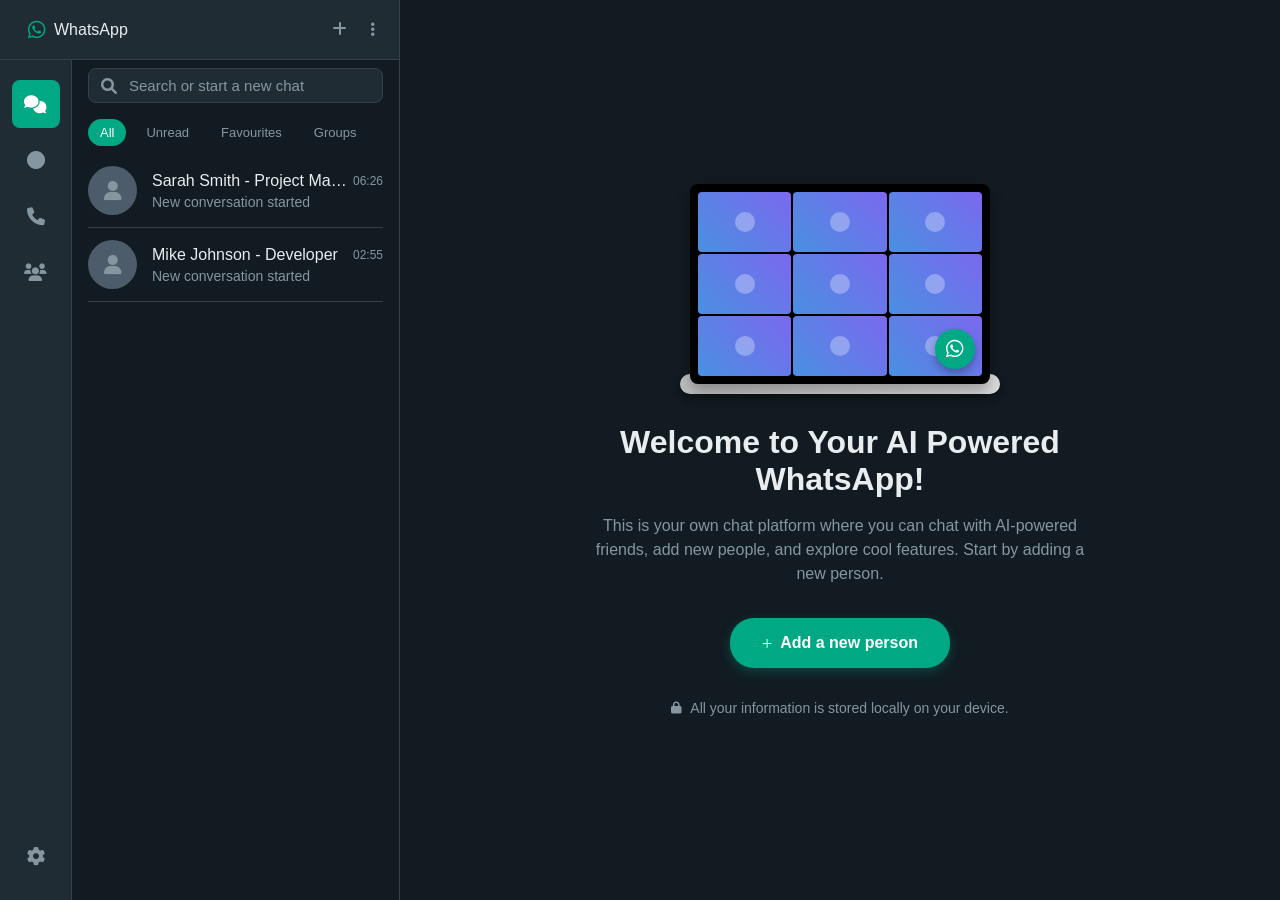
<file: snapshot/whatsapp-clone/index.html>
<!DOCTYPE html>
<html lang="en">
<head>
    <meta charset="UTF-8">
    <meta name="viewport" content="width=device-width, initial-scale=1.0">
    <title>WhatsApp Desktop Clone</title>
    <link rel="stylesheet" href="whatsapp-clone.css">
    <link href="https://cdnjs.cloudflare.com/ajax/libs/font-awesome/6.0.0/css/all.min.css" rel="stylesheet">
</head>
<body>
    <div class="whatsapp-container">
        <!-- Left Pane - Chat Interface -->
        <div class="chat-pane">
            <!-- Top Bar -->
            <div class="top-bar">
                <div class="logo-section">
                    <i class="fab fa-whatsapp"></i>
                    <span>WhatsApp</span>
                </div>
                <div class="top-actions">
                    <button class="icon-btn" id="add-person-btn"><i class="fas fa-plus"></i></button>
                    <button class="icon-btn"><i class="fas fa-ellipsis-v"></i></button>
                </div>
            </div>

            <!-- Navigation Sidebar -->
            <div class="nav-sidebar">
                <div class="nav-item active">
                    <i class="fas fa-comments"></i>
                </div>
                <div class="nav-item">
                    <i class="fas fa-circle"></i>
                </div>
                <div class="nav-item">
                    <i class="fas fa-phone"></i>
                </div>
                <div class="nav-item">
                    <i class="fas fa-users"></i>
                </div>
                <div class="nav-item settings" id="settings-btn">
                    <i class="fas fa-cog"></i>
                </div>
            </div>

            <!-- Search Bar -->
            <div class="search-container">
                <div class="search-bar">
                    <i class="fas fa-search"></i>
                    <input type="text" placeholder="Search or start a new chat">
                </div>
            </div>

            <!-- Chat Filters -->
            <div class="chat-filters">
                <button class="filter-btn active">All</button>
                <button class="filter-btn">Unread</button>
                <button class="filter-btn">Favourites</button>
                <button class="filter-btn">Groups</button>
            </div>


            <!-- Chat List -->
            <div class="chat-list">
                <div class="chat-item active" data-chat="sarah-smith">
                    <div class="chat-avatar">
                        <i class="fas fa-user"></i>
                    </div>
                    <div class="chat-content">
                        <div class="chat-header">
                            <span class="chat-name">Sarah Smith - Project Manager</span>
                            <span class="chat-time">06:26</span>
                        </div>
                        <div class="chat-message">
                            <span>✓ New conversation started</span>
                        </div>
                    </div>
                </div>

                <div class="chat-item" data-chat="mike-johnson">
                    <div class="chat-avatar">
                        <i class="fas fa-user"></i>
                    </div>
                    <div class="chat-content">
                        <div class="chat-header">
                            <span class="chat-name">Mike Johnson - Developer</span>
                            <span class="chat-time">02:55</span>
                        </div>
                        <div class="chat-message">
                            <span>Daily standup notes - Sprint planning...</span>
                        </div>
                    </div>
                </div>
            </div>
        </div>

        <!-- Right Pane - Chat Screen or Promotional Content -->
        <div class="right-pane">
            <!-- Chat Screen (initially hidden) -->
            <div class="chat-screen" id="chat-screen">
                <!-- Chat Header -->
                <div class="chat-header">
                    <div class="chat-info">
                        <div class="chat-avatar" id="chat-avatar-clickable">
                            <i class="fas fa-user"></i>
                        </div>
                        <div class="chat-details">
                            <h3 class="chat-name">Sarah Smith - Project Manager</h3>
                            <span class="chat-status">online</span>
                        </div>
                    </div>
                    <div class="chat-actions">
                        <button class="icon-btn"><i class="fas fa-video"></i></button>
                        <button class="icon-btn"><i class="fas fa-phone"></i></button>
                        <button class="icon-btn"><i class="fas fa-search"></i></button>
                        <button class="icon-btn"><i class="fas fa-ellipsis-v"></i></button>
                    </div>
                </div>

                <!-- Chat Messages -->
                <div class="chat-messages" id="chat-messages"></div>

                <!-- Message Input -->
                <div class="message-input">
                    <button class="icon-btn"><i class="fas fa-plus"></i></button>
                    <div class="input-container">
                        <input type="text" placeholder="Type a message" id="message-input">
                        <button class="icon-btn"><i class="far fa-smile"></i></button>
                    </div>
                    <button class="icon-btn"><i class="fas fa-microphone"></i></button>
                </div>
            </div>

            <!-- Promotional Content (initially visible) -->
            <div class="promo-pane" id="promo-pane">
                <div class="promo-content">
                    <div class="laptop-container">
                        <div class="laptop">
                            <div class="laptop-screen">
                                <div class="video-call-grid">
                                    <div class="participant"></div>
                                    <div class="participant"></div>
                                    <div class="participant"></div>
                                    <div class="participant"></div>
                                    <div class="participant"></div>
                                    <div class="participant"></div>
                                    <div class="participant"></div>
                                    <div class="participant"></div>
                                    <div class="participant"></div>
                                </div>
                                <div class="whatsapp-overlay">
                                    <i class="fab fa-whatsapp"></i>
                                </div>
                            </div>
                        </div>
                    </div>
                    
                    <div class="promo-text">
                        <h1>Welcome to Your AI Powered WhatsApp!</h1>
                        <p>This is your own chat platform where you can chat with AI-powered friends, add new people, and explore cool features. Start by adding a new person.</p>
                    </div>
                    
                    <button class="cta-button" id="add-person-btn2">
                        <i class="fab fa-plus"></i>
                        Add a new person
                    </button>
                    
                    <div class="footer-text">
                        <i class="fas fa-lock"></i>
                        <span>All your information is stored locally on your device.</span>
                    </div>
                </div>
            </div>
        </div>
    </div>

                <!-- Add Person Modal -->
    <div class="modal" id="add-person-modal">
        <div class="modal-content">
            <div class="modal-header">
                <h2>Add New Person</h2>
                <button class="close-btn" id="close-modal">&times;</button>
            </div>
            <div class="modal-body">
                <form id="add-person-form">
                    <div class="form-group">
                        <label for="person-name">Name:</label>
                        <input type="text" id="person-name" required placeholder="Enter person's name">
                    </div>
                    <div class="form-group">
                        <label for="person-relationship">Relationship to you:</label>
                        <input type="text" id="person-relationship" required placeholder="e.g., Friend, Colleague, Family">
                    </div>
                    <div class="form-group">
                        <label for="person-behaviour">Behaviour/Personality:</label>
                        <textarea id="person-behaviour" required placeholder="Describe their personality, how they talk, their style..."></textarea>
                    </div>
                    <div class="form-actions">
                        <button type="button" class="btn-secondary" id="cancel-add">Cancel</button>
                        <button type="submit" class="btn-primary">Add Person</button>
                    </div>
                </form>
            </div>
        </div>
    </div>

    <!-- Edit Person Modal -->
    <div class="modal" id="edit-person-modal">
        <div class="modal-content">
            <div class="modal-header">
                <h2>Edit Person Details</h2>
                <button class="close-btn" id="close-edit-modal">&times;</button>
            </div>
            <div class="modal-body">
                <form id="edit-person-form">
                    <div class="form-group">
                        <label for="edit-person-name">Name:</label>
                        <input type="text" id="edit-person-name" required placeholder="Enter person's name">
                    </div>
                    <div class="form-group">
                        <label for="edit-person-relationship">Relationship to you:</label>
                        <input type="text" id="edit-person-relationship" required placeholder="e.g., Friend, Colleague, Family">
                    </div>
                    <div class="form-group">
                        <label for="edit-person-behaviour">Behaviour/Personality:</label>
                        <textarea id="edit-person-behaviour" required placeholder="Describe their personality, how they talk, their style..."></textarea>
                    </div>
                    <div class="form-group">
                        <label for="edit-person-status">Status:</label>
                        <select id="edit-person-status">
                            <option value="online">Online</option>
                            <option value="last seen today at 10:30">Last seen today at 10:30</option>
                            <option value="last seen yesterday">Last seen yesterday</option>
                            <option value="last seen this week">Last seen this week</option>
                        </select>
                    </div>
                    <div class="form-actions">
                        <button type="button" class="btn-secondary" id="cancel-edit">Cancel</button>
                        <button type="submit" class="btn-primary">Update Person</button>
                    </div>
                </form>
            </div>
        </div>
    </div>

    <!-- Settings Modal -->
    <div class="modal" id="settings-modal">
        <div class="modal-content">
            <div class="modal-header">
                <h2>Settings</h2>
                <button class="close-btn" id="close-settings">&times;</button>
            </div>
            <div class="modal-body">
                <form id="settings-form">
                    <div class="form-group">
                        <label for="openai-api-key">OpenAI API Key:</label>
                        <input type="password" id="openai-api-key" placeholder="Enter your OpenAI API key">
                        <small class="form-help">Your API key is stored locally and never shared.</small>
                    </div>
                    <div class="form-actions">
                        <button type="button" class="btn-secondary" id="cancel-settings">Cancel</button>
                        <button type="submit" class="btn-primary">Save Settings</button>
                    </div>
                </form>
            </div>
        </div>
    </div>

    <script>
        // Chat functionality with AI and local storage
        document.addEventListener('DOMContentLoaded', function() {
            const chatItems = document.querySelectorAll('.chat-item');
            const chatScreen = document.getElementById('chat-screen');
            const promoPane = document.getElementById('promo-pane');
            const messageInput = document.getElementById('message-input');
            const addPersonBtn = document.getElementById('add-person-btn');
            const addPersonBtn2 = document.getElementById('add-person-btn2');
            const settingsBtn = document.getElementById('settings-btn');
            const modal = document.getElementById('add-person-modal');
            const settingsModal = document.getElementById('settings-modal');
            const closeModal = document.getElementById('close-modal');
            const closeSettings = document.getElementById('close-settings');
            const closeEditModal = document.getElementById('close-edit-modal');
            const cancelAdd = document.getElementById('cancel-add');
            const cancelSettings = document.getElementById('cancel-settings');
            const cancelEdit = document.getElementById('cancel-edit');
            const addPersonForm = document.getElementById('add-person-form');
            const settingsForm = document.getElementById('settings-form');
            const editPersonForm = document.getElementById('edit-person-form');
            const chatList = document.querySelector('.chat-list');

            // Local storage keys
            const PEOPLE_STORAGE_KEY = 'whatsapp_people';
            const MESSAGES_STORAGE_KEY = 'whatsapp_messages';

            // Load people from local storage
            let people = JSON.parse(localStorage.getItem(PEOPLE_STORAGE_KEY)) || [];
            let messages = JSON.parse(localStorage.getItem(MESSAGES_STORAGE_KEY)) || {};
            let currentChatId = null;

            // Initialize with default people if none exist
            if (people.length === 0) {
                people = [
                    {
                        id: 'sarah-smith',
                        name: 'Sarah Smith - Project Manager',
                        relationship: 'Colleague',
                        behaviour: 'Professional and friendly project manager who speaks formally but warmly. Always encouraging and supportive.',
                        status: 'online',
                        lastMessage: 'New conversation started',
                        lastTime: '06:26'
                    },
                    {
                        id: 'mike-johnson',
                        name: 'Mike Johnson - Developer',
                        relationship: 'Colleague',
                        behaviour: 'Tech-savvy developer who loves coding jokes and speaks casually. Always enthusiastic about new technologies.',
                        status: 'last seen today at 10:30',
                        lastMessage: 'New conversation started',
                        lastTime: '02:55'
                    }
                ];
                localStorage.setItem(PEOPLE_STORAGE_KEY, JSON.stringify(people));
            }

            // Render chat list
            function renderChatList() {
                chatList.innerHTML = '';
                people.forEach(person => {
                    const chatItem = document.createElement('div');
                    chatItem.className = 'chat-item';
                    chatItem.setAttribute('data-chat', person.id);
                    
                    chatItem.innerHTML = `
                        <div class="chat-avatar">
                            <i class="fas fa-user"></i>
                        </div>
                        <div class="chat-content">
                            <div class="chat-header">
                                <span class="chat-name">${person.name}</span>
                                <span class="chat-time">${person.lastTime}</span>
                            </div>
                            <div class="chat-message">
                                <span>${person.lastMessage}</span>
                            </div>
                        </div>
                    `;
                    
                    chatItem.addEventListener('click', function() {
                        openChat(person.id, this);
                    });
                    
                    chatList.appendChild(chatItem);
                });
            }

            // Function to open chat
            function openChat(chatId, clickedElement) {
                currentChatId = chatId;
                const person = people.find(p => p.id === chatId);
                
                if (!person) return;

                // Hide promo pane and show chat screen
                promoPane.style.display = 'none';
                chatScreen.style.display = 'flex';

                // Update chat header
                const chatName = document.querySelector('.chat-screen .chat-name');
                const chatStatus = document.querySelector('.chat-screen .chat-status');
                const chatAvatar = document.querySelector('.chat-screen .chat-avatar i');
                
                chatName.textContent = person.name;
                chatStatus.textContent = person.status;
                chatAvatar.className = 'fas fa-user';

                // Load messages for this person
                loadMessages(chatId);

                // Update active state in chat list
                document.querySelectorAll('.chat-item').forEach(item => item.classList.remove('active'));
                if (clickedElement) {
                    clickedElement.classList.add('active');
                }

                // Focus the message input
                setTimeout(() => {
                    messageInput.focus();
                }, 100);
            }

            // Load messages for a specific person
            function loadMessages(chatId) {
                const chatMessages = document.getElementById('chat-messages');
                const personMessages = messages[chatId] || [];
                
                chatMessages.innerHTML = '';
                
                if (personMessages.length === 0) {
                    chatMessages.innerHTML = '<div class="empty-chat">No messages yet. Start a conversation!</div>';
                    return;
                }

                let currentDate = '';
                personMessages.forEach(msg => {
                    const messageDate = new Date(msg.timestamp).toLocaleDateString('en-US', { 
                        weekday: 'long',
                        month: 'short',
                        day: 'numeric'
                    });
                    
                    if (messageDate !== currentDate) {
                        currentDate = messageDate;
                        const dateDiv = document.createElement('div');
                        dateDiv.className = 'message-date';
                        dateDiv.textContent = messageDate;
                        chatMessages.appendChild(dateDiv);
                    }
                    
                    const messageElement = document.createElement('div');
                    messageElement.className = `message ${msg.type}`;
                    messageElement.innerHTML = `
                        <div class="message-content">
                            <div class="message-text">${msg.text}</div>
                            <div class="message-time">${msg.time}</div>
                        </div>
                    `;
                    
                    chatMessages.appendChild(messageElement);
                });
                
                chatMessages.scrollTop = chatMessages.scrollHeight;
            }

            // Save message to local storage
            function saveMessage(chatId, text, type, timestamp) {
                if (!messages[chatId]) {
                    messages[chatId] = [];
                }
                
                const time = new Date(timestamp).toLocaleTimeString('en-US', { 
                    hour: '2-digit', 
                    minute: '2-digit',
                    hour12: false 
                });
                
                messages[chatId].push({
                    text,
                    type,
                    timestamp,
                    time
                });
                
                localStorage.setItem(MESSAGES_STORAGE_KEY, JSON.stringify(messages));
            }

            // Update person's last message
            function updatePersonLastMessage(chatId, message) {
                const person = people.find(p => p.id === chatId);
                if (person) {
                    person.lastMessage = message;
                    person.lastTime = new Date().toLocaleTimeString('en-US', { 
                        hour: '2-digit', 
                        minute: '2-digit',
                        hour12: false 
                    });
                    localStorage.setItem(PEOPLE_STORAGE_KEY, JSON.stringify(people));
                    renderChatList();
                }
            }

                        // Generate AI response using ChatGPT API
            async function generateAIResponse(person, userMessage, chatHistory) {
                try {
                    const response = await fetch('https://api.openai.com/v1/chat/completions', {
                        method: 'POST',
                        headers: {
                            'Content-Type': 'application/json',
                            'Authorization': `Bearer ${getOpenAIKey()}`
                        },
                        body: JSON.stringify({
                            model: 'gpt-3.5-turbo',
                            messages: [
                                {
                                    role: 'system',
                                    content: `You are ${person.name}, ${person.relationship} to the user. Your personality: ${person.behaviour}. Always respond in an casual way that matches your personality. Keep responses short and natural like real WhatsApp messages.`
                                },
                                {
                                    role: 'user',
                                    content: `Chat history:\n${chatHistory}\n\nUser just sent: "${userMessage}"\n\nRespond as ${person.name}:`
                                }
                            ],
                            max_tokens: 150,
                            temperature: 0.8
                        })
                    });

                    if (!response.ok) {
                        throw new Error(`API call failed: ${response.status}`);
                    }

                    const data = await response.json();
                    return data.choices[0].message.content.trim();
                } catch (error) {
                    console.error('Error calling ChatGPT API:', error);
                    // Fallback response if API fails
                    
                }
            }

            // Function to get OpenAI API key
            function getOpenAIKey() {
                const apiKey = localStorage.getItem('openai_api_key');
                
                if (!apiKey) {
                    // Show settings modal to get API key
                    showSettingsModal();
                    throw new Error('OpenAI API key is required. Please add it in settings.');
                }
                
                return apiKey;
            }

            // Function to show settings modal
            function showSettingsModal() {
                const apiKeyInput = document.getElementById('openai-api-key');
                apiKeyInput.value = localStorage.getItem('openai_api_key') || '';
                settingsModal.style.display = 'flex';
            }

            // Function to open edit modal
            function openEditModal(person) {
                const editModal = document.getElementById('edit-person-modal');
                const nameInput = document.getElementById('edit-person-name');
                const relationshipInput = document.getElementById('edit-person-relationship');
                const behaviourInput = document.getElementById('edit-person-behaviour');
                const statusSelect = document.getElementById('edit-person-status');
                
                // Populate form with current person data
                nameInput.value = person.name;
                relationshipInput.value = person.relationship;
                behaviourInput.value = person.behaviour;
                statusSelect.value = person.status;
                
                // Store the person ID for updating
                editModal.setAttribute('data-person-id', person.id);
                
                editModal.style.display = 'flex';
            }

            // Handle message input
            messageInput.addEventListener('keypress', async function(e) {
                if (e.key === 'Enter' && this.value.trim() && currentChatId) {
                    const userMessage = this.value.trim();
                    const timestamp = new Date();
                    
                    // Add user message
                    const userMessageElement = document.createElement('div');
                    userMessageElement.className = 'message sent';
                    userMessageElement.innerHTML = `
                        <div class="message-content">
                            <div class="message-text">${userMessage}</div>
                            <div class="message-time">${timestamp.toLocaleTimeString('en-US', { 
                                hour: '2-digit', 
                                minute: '2-digit',
                                hour12: false 
                            })}</div>
                        </div>
                    `;
                    
                    const chatMessages = document.getElementById('chat-messages');
                    chatMessages.appendChild(userMessageElement);
                    
                    // Save user message
                    saveMessage(currentChatId, userMessage, 'sent', timestamp);
                    updatePersonLastMessage(currentChatId, userMessage);
                    
                    // Clear input
                    this.value = '';
                    
                    // Scroll to bottom
                    chatMessages.scrollTop = chatMessages.scrollHeight;
                    
                    // Generate AI response
                    const person = people.find(p => p.id === currentChatId);
                    if (person) {
                        const chatHistory = messages[currentChatId]?.map(msg => 
                            `${msg.type === 'sent' ? 'User' : person.name}: ${msg.text}`
                        ).join('\n') || '';
                        
                        const aiResponse = await generateAIResponse(person, userMessage, chatHistory);

                        if (aiResponse) {
                            // Add AI response after a short delay
                            setTimeout(() => {
                                const aiMessageElement = document.createElement('div');
                                aiMessageElement.className = 'message received';
                                aiMessageElement.innerHTML = `
                                    <div class="message-content">
                                        <div class="message-text">${aiResponse}</div>
                                        <div class="message-time">${new Date().toLocaleTimeString('en-US', { 
                                            hour: '2-digit', 
                                            minute: '2-digit',
                                            hour12: false 
                                        })}</div>
                                    </div>
                                `;
                                
                                chatMessages.appendChild(aiMessageElement);
                                saveMessage(currentChatId, aiResponse, 'received', new Date());
                                updatePersonLastMessage(currentChatId, aiResponse);
                                chatMessages.scrollTop = chatMessages.scrollHeight;
                            }, 1500);
                        }
                    }
                }
            });

            // Modal functionality
            addPersonBtn.addEventListener('click', () => {
                modal.style.display = 'flex';
            });

            addPersonBtn2.addEventListener('click', () => {
                modal.style.display = 'flex';
            });

            settingsBtn.addEventListener('click', () => {
                showSettingsModal();
            });

            // Chat avatar click to edit person
            document.addEventListener('click', function(e) {
                if (e.target.closest('#chat-avatar-clickable')) {
                    if (currentChatId) {
                        const person = people.find(p => p.id === currentChatId);
                        if (person) {
                            openEditModal(person);
                        }
                    }
                }
            });

            closeModal.addEventListener('click', () => {
                modal.style.display = 'none';
                addPersonForm.reset();
            });

            closeSettings.addEventListener('click', () => {
                settingsModal.style.display = 'none';
                settingsForm.reset();
            });

            closeEditModal.addEventListener('click', () => {
                document.getElementById('edit-person-modal').style.display = 'none';
                editPersonForm.reset();
            });

            cancelAdd.addEventListener('click', () => {
                modal.style.display = 'none';
                addPersonForm.reset();
            });

            cancelSettings.addEventListener('click', () => {
                settingsModal.style.display = 'none';
                settingsForm.reset();
            });

            cancelEdit.addEventListener('click', () => {
                document.getElementById('edit-person-modal').style.display = 'none';
                editPersonForm.reset();
            });

            // Close modals when clicking outside
            modal.addEventListener('click', (e) => {
                if (e.target === modal) {
                    modal.style.display = 'none';
                    addPersonForm.reset();
                }
            });

            settingsModal.addEventListener('click', (e) => {
                if (e.target === settingsModal) {
                    settingsModal.style.display = 'none';
                    settingsForm.reset();
                }
            });

            // Close edit modal when clicking outside
            document.getElementById('edit-person-modal').addEventListener('click', (e) => {
                if (e.target === document.getElementById('edit-person-modal')) {
                    document.getElementById('edit-person-modal').style.display = 'none';
                    editPersonForm.reset();
                }
            });

            // Handle form submissions
            addPersonForm.addEventListener('submit', (e) => {
                e.preventDefault();
                
                const name = document.getElementById('person-name').value;
                const relationship = document.getElementById('person-relationship').value;
                const behaviour = document.getElementById('person-behaviour').value;
                
                const newPerson = {
                    id: 'person-' + Date.now(),
                    name: name,
                    relationship: relationship,
                    behaviour: behaviour,
                    status: 'online',
                    lastMessage: 'New conversation started',
                    lastTime: new Date().toLocaleTimeString('en-US', { 
                        hour: '2-digit', 
                        minute: '2-digit',
                        hour12: false 
                    })
                };
                
                people.push(newPerson);
                localStorage.setItem(PEOPLE_STORAGE_KEY, JSON.stringify(people));
                
                renderChatList();
                modal.style.display = 'none';
                addPersonForm.reset();
            });

            settingsForm.addEventListener('submit', (e) => {
                e.preventDefault();
                
                const apiKey = document.getElementById('openai-api-key').value;
                if (apiKey) {
                    localStorage.setItem('openai_api_key', apiKey);
                    settingsModal.style.display = 'none';
                    settingsForm.reset();
                    alert('API key saved successfully!');
                } else {
                    alert('Please enter a valid API key.');
                }
            });

            // Handle edit person form submission
            editPersonForm.addEventListener('submit', (e) => {
                e.preventDefault();
                
                const editModal = document.getElementById('edit-person-modal');
                const personId = editModal.getAttribute('data-person-id');
                const person = people.find(p => p.id === personId);
                
                if (person) {
                    // Update person details
                    person.name = document.getElementById('edit-person-name').value;
                    person.relationship = document.getElementById('edit-person-relationship').value;
                    person.behaviour = document.getElementById('edit-person-behaviour').value;
                    person.status = document.getElementById('edit-person-status').value;
                    
                    // Save to localStorage
                    localStorage.setItem(PEOPLE_STORAGE_KEY, JSON.stringify(people));
                    
                    // Update chat header if this is the current chat
                    if (currentChatId === personId) {
                        const chatName = document.querySelector('.chat-screen .chat-name');
                        const chatStatus = document.querySelector('.chat-screen .chat-status');
                        chatName.textContent = person.name;
                        chatStatus.textContent = person.status;
                    }
                    
                    // Re-render chat list
                    renderChatList();
                    
                    // Close modal
                    editModal.style.display = 'none';
                    editPersonForm.reset();
                    
                    alert('Person details updated successfully!');
                }
            });

            // Initialize
            renderChatList();
            promoPane.style.display = 'flex';
            chatScreen.style.display = 'none';
        });
    </script>
</body>
</html>
</file>
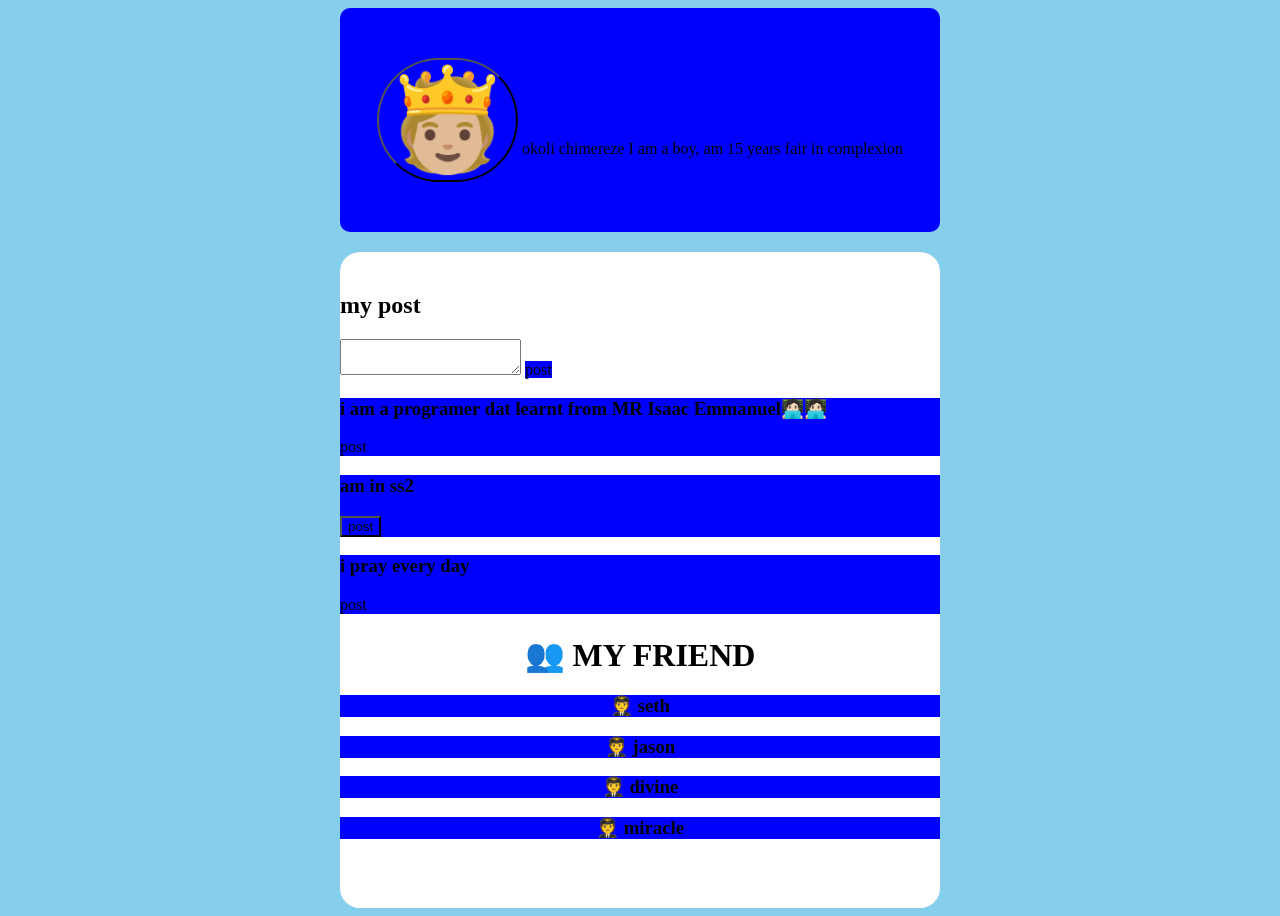
<file: chimereze-okoli/level2-final-quiz.html>
<!DOCTYPE html> 
<html lang="en">

<head>
	<meta charset="utf8">
	<meta name="viewport" content="width=device, width-initial scale=1.0"/>
</head>
<body style="background-color:skyblue">
 <div style="background-color:blue; text-align:center;  margin-top:20px; margin: 0px auto; width: 600px; padding-top:50px; padding-bottom:50px; border-radius: 10px">
		<button style="font-size:100px; border-radius:200px; background-color:blue">🫅🏼</button
		<h1> okoli chimereze</h1>
			I am a boy, am 15 years fair in complexion
	</div>

	 <div style="background-color:white; text-align:ce\znter;   margin: 0px auto; margin-top:20px; width: 600px; padding-top:20px; padding-bottom:50px; border-radius: 20px">
		<h2> my post</h2>
		<div>
			<textarea></textarea>
			<buttom style="background-color:blue"; >post</buttom>
		</div>
		<div style="background-color:blue;  margin: 0px auto ">
			<h3> i am a programer dat learnt from MR Isaac Emmanuel🧑🏻‍💻🧑🏻‍💻</h3>
			<buttom style="background-color:blue"; >post</buttom>
		</div>
		<div style="background-color:blue">
			<h3>am in ss2 </h3>
			<button style="background-color:blue"; >post</button>
		</div>
		<div style="background-color:blue">
			<h3>i pray every day</h3>
			<buttom style="background-color:blue"; >post</buttom>
		</div>
		<div style="background-color:white; text-align:center; margin: 0px auto; margin-rigth=550px; margin-top:20px: padding-top:30px: padding-buttom:50px;border-radius10px">
			<h1>👥 MY FRIEND  </h1>
			<div style="background-color:blue">
			<h3>🧑‍✈️ seth</h3>
			</div>
				<div style="background-color:blue">
			<h3>🧑‍✈️ jason</h3>
			</div>
			<div style="background-color:blue">
			<h3>🧑‍✈️ divine</h3>
			</div>
			<div style="background-color:blue">
			<h3>🧑‍✈️ miracle</h3>
			</div>
		</div>	
	</div>
</body>
</html>
</file>
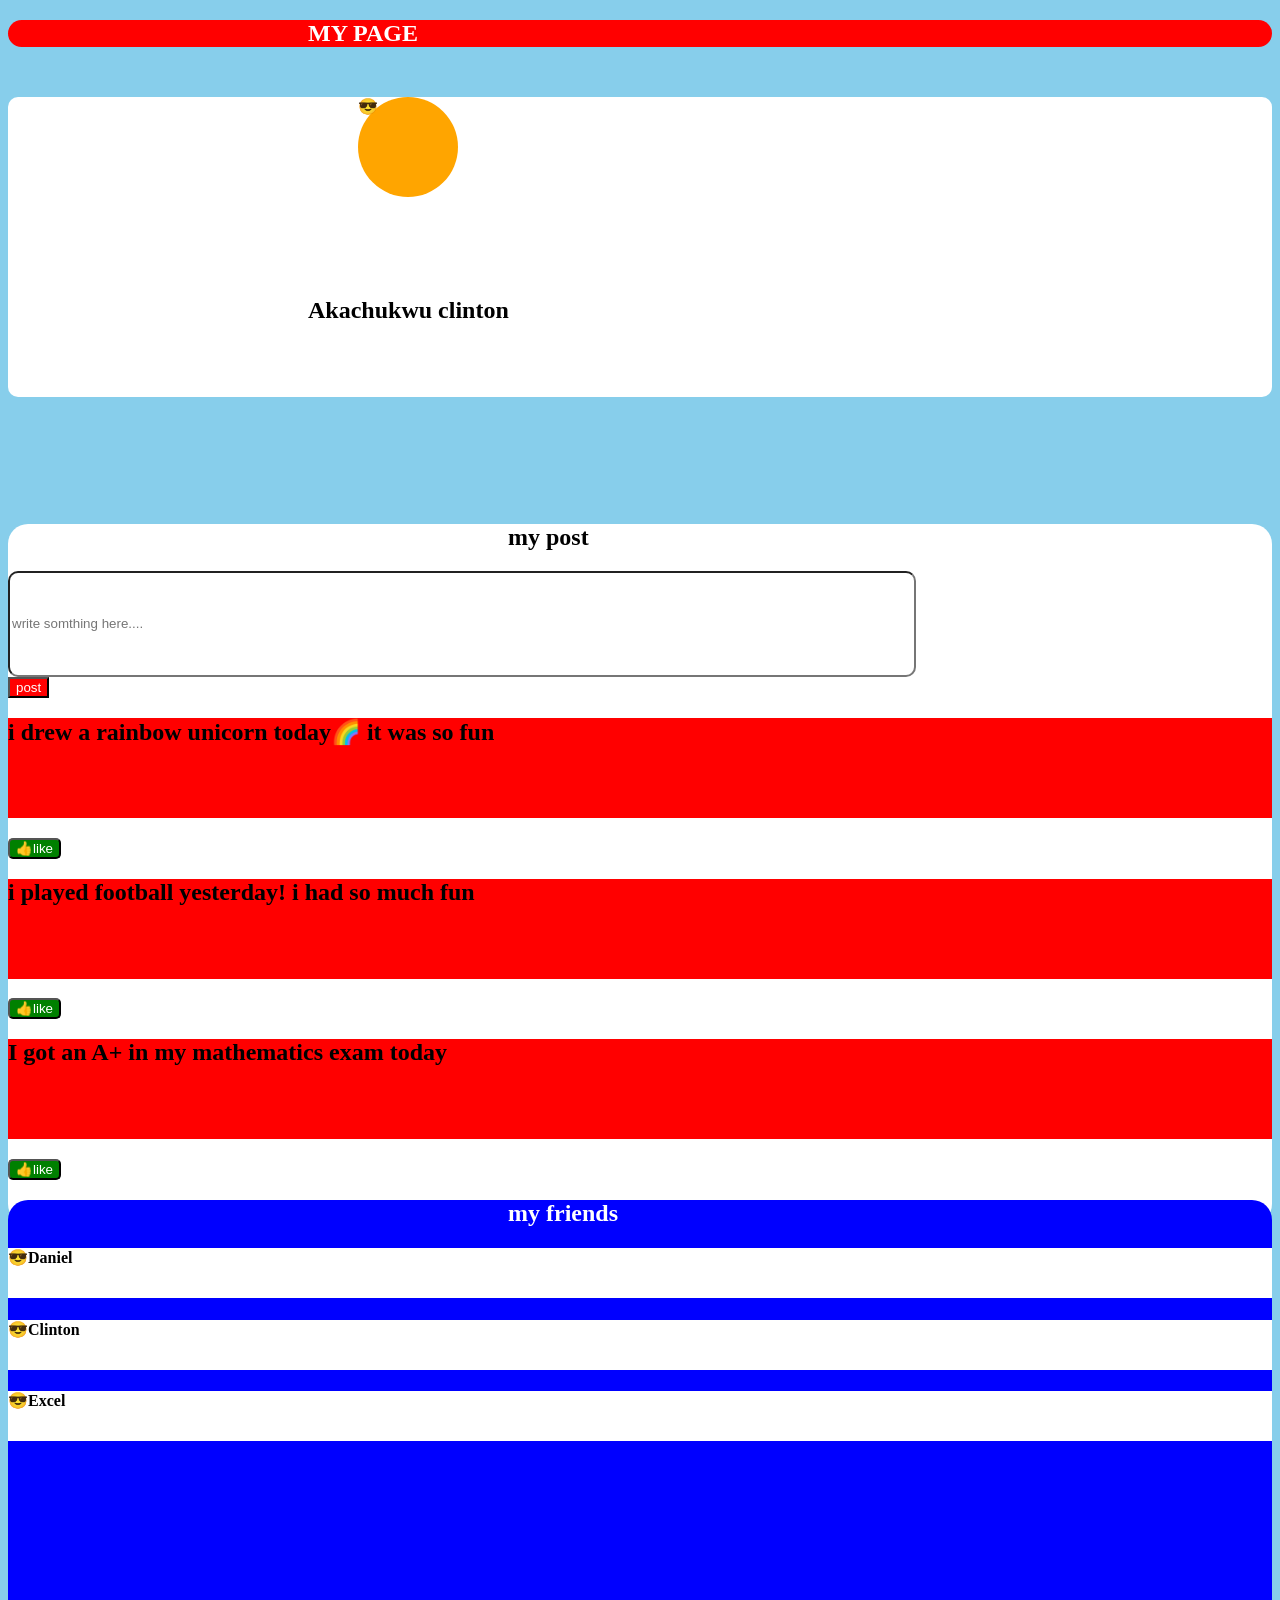
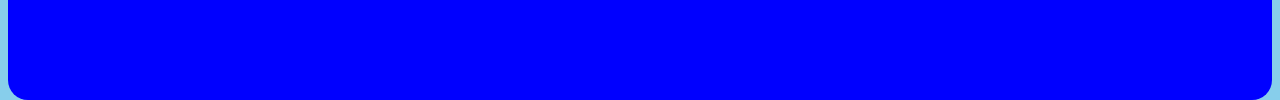
<file: clinton-okoro/level2-final-quiz.html>
<!DOCTYPE html>
<html lang "en">
<head>
	<meta charset="utf-8">
	<meta name="viewport" content="width=device-width, initial-scale=1.0"/>
	<title>
	    my page
	</title>
</head>
<body style="background-color:skyblue">
	<h2 style="color:white;	 background-color:red; padding-right:500px; padding-left:300px; border-radius:20px">MY PAGE</h2>
	<div style="background-color:white; height:300px; border-radius:10px">
		<div style="background-color:orange; height:100px; width:100px; border-radius:1000px; margin-right:500px; margin-left:350px; margin-top:50px">😎
	</div>
	<div>
		<h2 style="margin-left:300px; margin-top:100px; margin-bottom:100px; padding-bottom:100px">Akachukwu clinton</h2>
	
	</div>
	
	<div style="background-color:white; height:700px; border-radius:20px">
	<h2 style="margin-left:500px">my post</h2>
	<input placeholder="write somthing here...." style="border-radius:10px; width:900px; height:100px"/>
	<div>
		<button style="background-color:red; color:white">
			  post
		</button>
	</div>
	
	<div>
		<h2 style="background-color:red;height:100px">i drew a rainbow unicorn today🌈 it was so fun</h2>
		<button style="background-color:green; color:white; border-radius:5px">
			👍like
		</button>
	</div>
	<div>
		<h2  style="background-color:red;height:100px">i played football yesterday! i had so much fun</h2>
		<button style="background-color:green; color:white; border-radius:5px">
			👍like
		</button>
	</div>
	
	<div>
		<h2 style="background-color:red; height:100px">I got an A+ in my mathematics exam today</h2>
		<button style="background-color:green; color:white; border-radius:5px">
			👍like
		</button>
	</div>
	<div style="background-color:blue; height:500px; border-radius:20px">
	<h2 style="margin-left:500px; color:white">my friends</h2>
	<div>
		<h4 style="background-color:white; height:50px">😎Daniel</h4>
		<h4 style="background-color:white; height:50px">😎Clinton</h4>
		<h4 style="background-color:white; height:50px">😎Excel</h4>
	</div>
	
		
	
</body>
</html>
</file>
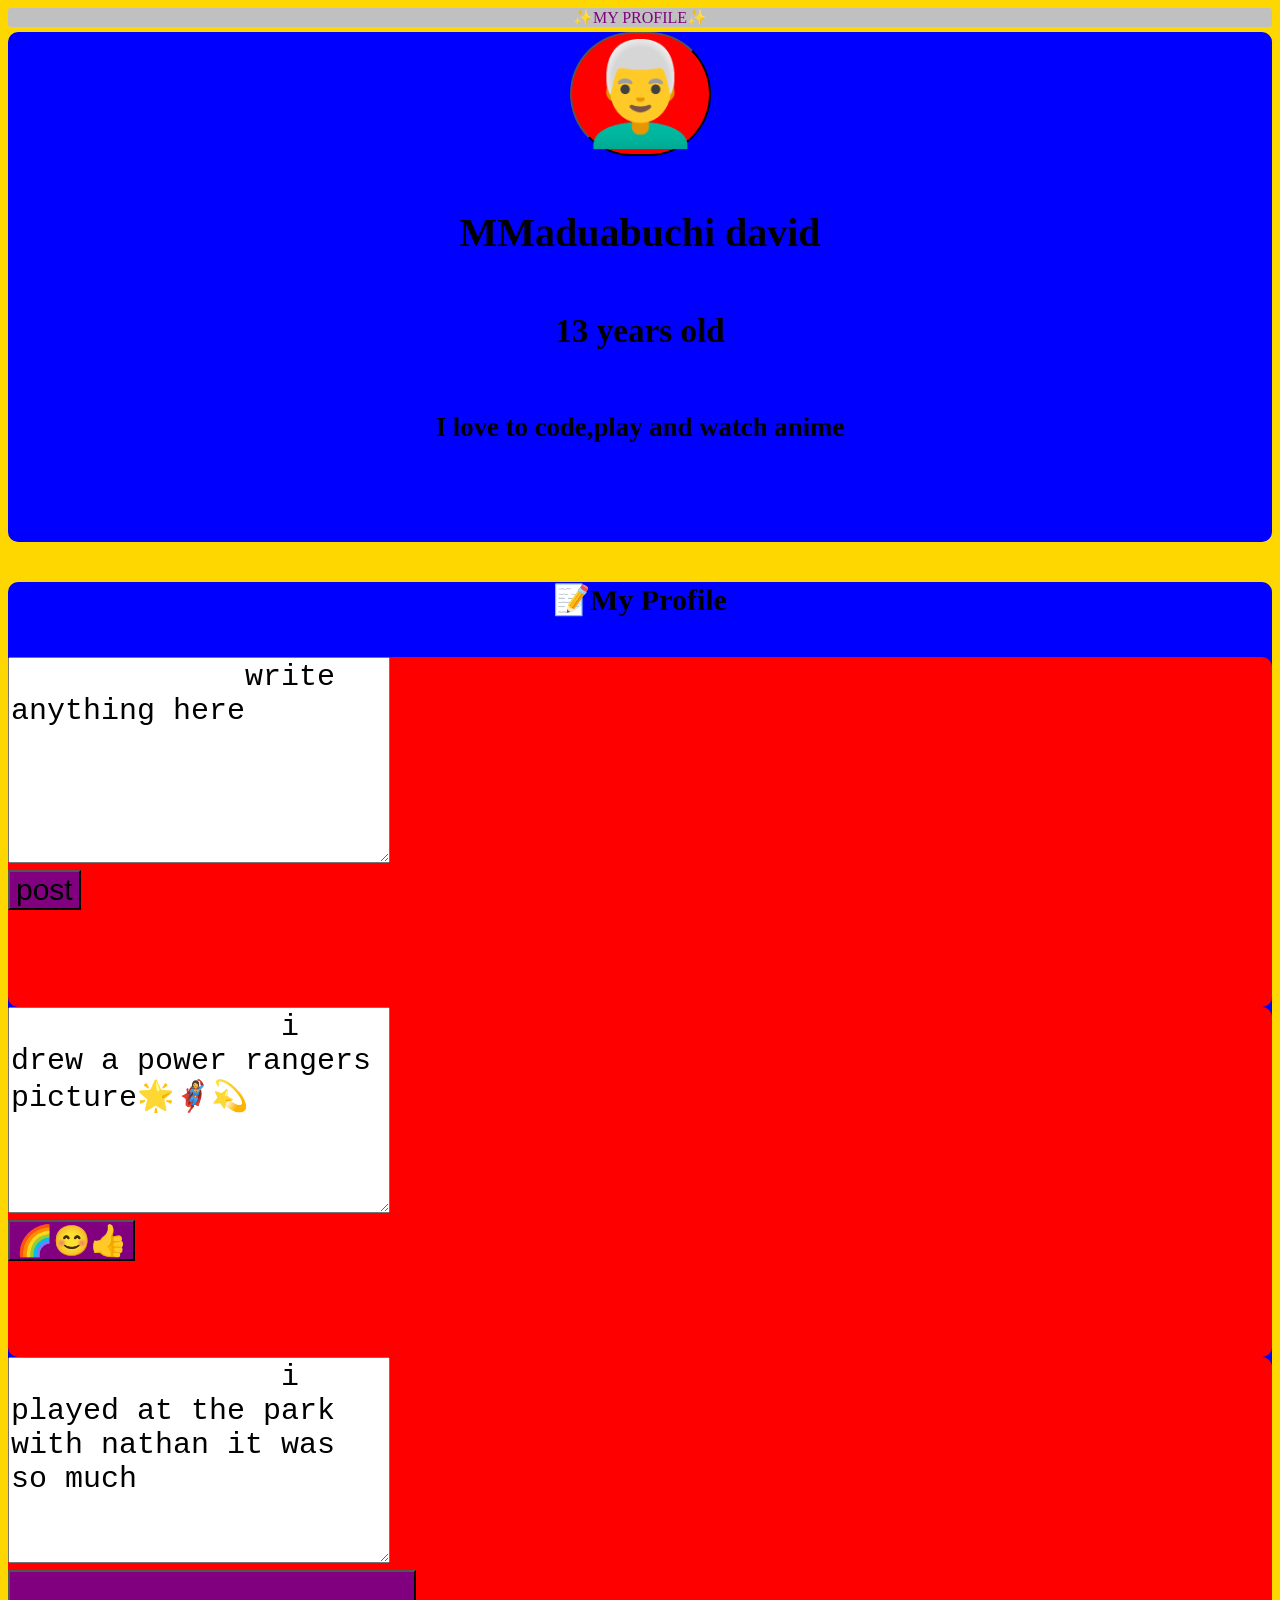
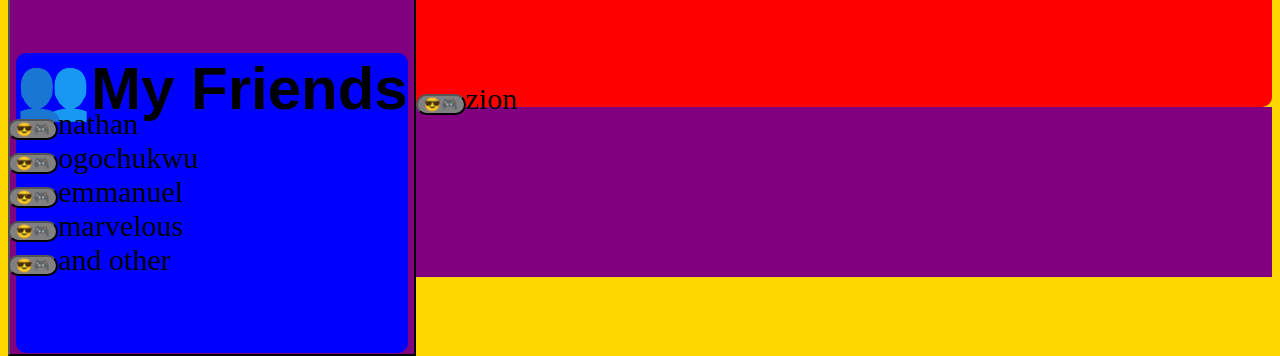
<file: david-maduabuchi/level2-final-quiz.html>
<!DOCTYPE html>
<html lang="en">
  <head>
  </head>
  <body style="background-color:gold">
    <div style="background-color:silver; text-align:center; border-radius:3px; color:purple">✨MY PROFILE✨
      </div>
    <div style="font-size:40px; border-radius:10px; text-align:center; background-color:blue; margin-top:5px; height:510px">
      <button style="font-size:100px; border-radius:200px; background-color:red">👨‍🦳</button>
      <h4>
        MMaduabuchi david
      </h4>
    <h5>
        13 years old
      </h5>
      <h6>
       I love to code,play and watch anime 
    </div> 
         <div style="font-size:30px; border-radius:10px; text-align:center; background-color:blue; margin-top:5px; height:900px">
           <h4>
             📝My Profile
           </h4>
           <div style="background-color:red; text-align:left; height:350px; border-radius:10px">
             <textarea style="font-size:30px; height:200px; text-align:left">
             write anything here
               </textarea>
             <br>
                 <button style="background-color:purple; font-size:30px">
                   post
             </button>
           </div>
           <div style="background-color:red; text-align:left; height:350px; border-radius:10px">
             <textarea style="font-size:30px; height:200px; text-align:left">
               i drew a power rangers picture🌟🦸‍♀️💫
             </textarea>
             <br>
             <button style="background-color:purple; font-size:30px">
               🌈😊👍
             </button>
         </div>
           <div style="background-color:red; text-align:left; height:350px; border-radius:10px">
             <textarea style="font-size:30px; height:200px; text-align:left">
               i played at the park with nathan it was so much
             </textarea>
             <br>
             <button style="background-color:purple; font-size:30px">
               
               
    <div style="font-size:60px; border-radius:10px; text-align:center; background-color:blue; margin-top:5px; height:300px">
      <h4>
        👥My Friends
      </h4>
      <div style="background-color:purple; text-align:left">
        <button style="background-color:gray; border-radius:200px">😎🎮</button>zion
      </div>
      <div style="background-color:purple; text-align:left">
        <button style="background-color:gray; border-radius:200px">😎🎮</button>nathan
      </div>
      <div style="background-color:purple; text-align:left">
        <button style="background-color:gray; border-radius:200px">😎🎮</button>ogochukwu
      </div>
      <div style="background-color:purple; text-align:left">
        <button style="background-color:gray; border-radius:200px">😎🎮</button>emmanuel
      </div>
      <div style="background-color:purple; text-align:left">
        <button style="background-color:gray; border-radius:200px">😎🎮</button>marvelous
      </div>
      <div style="background-color:purple; text-align:left">
        <button style="background-color:gray; border-radius:200px">😎🎮</button>and other
      </div> 
      </body>
</html>
</file>
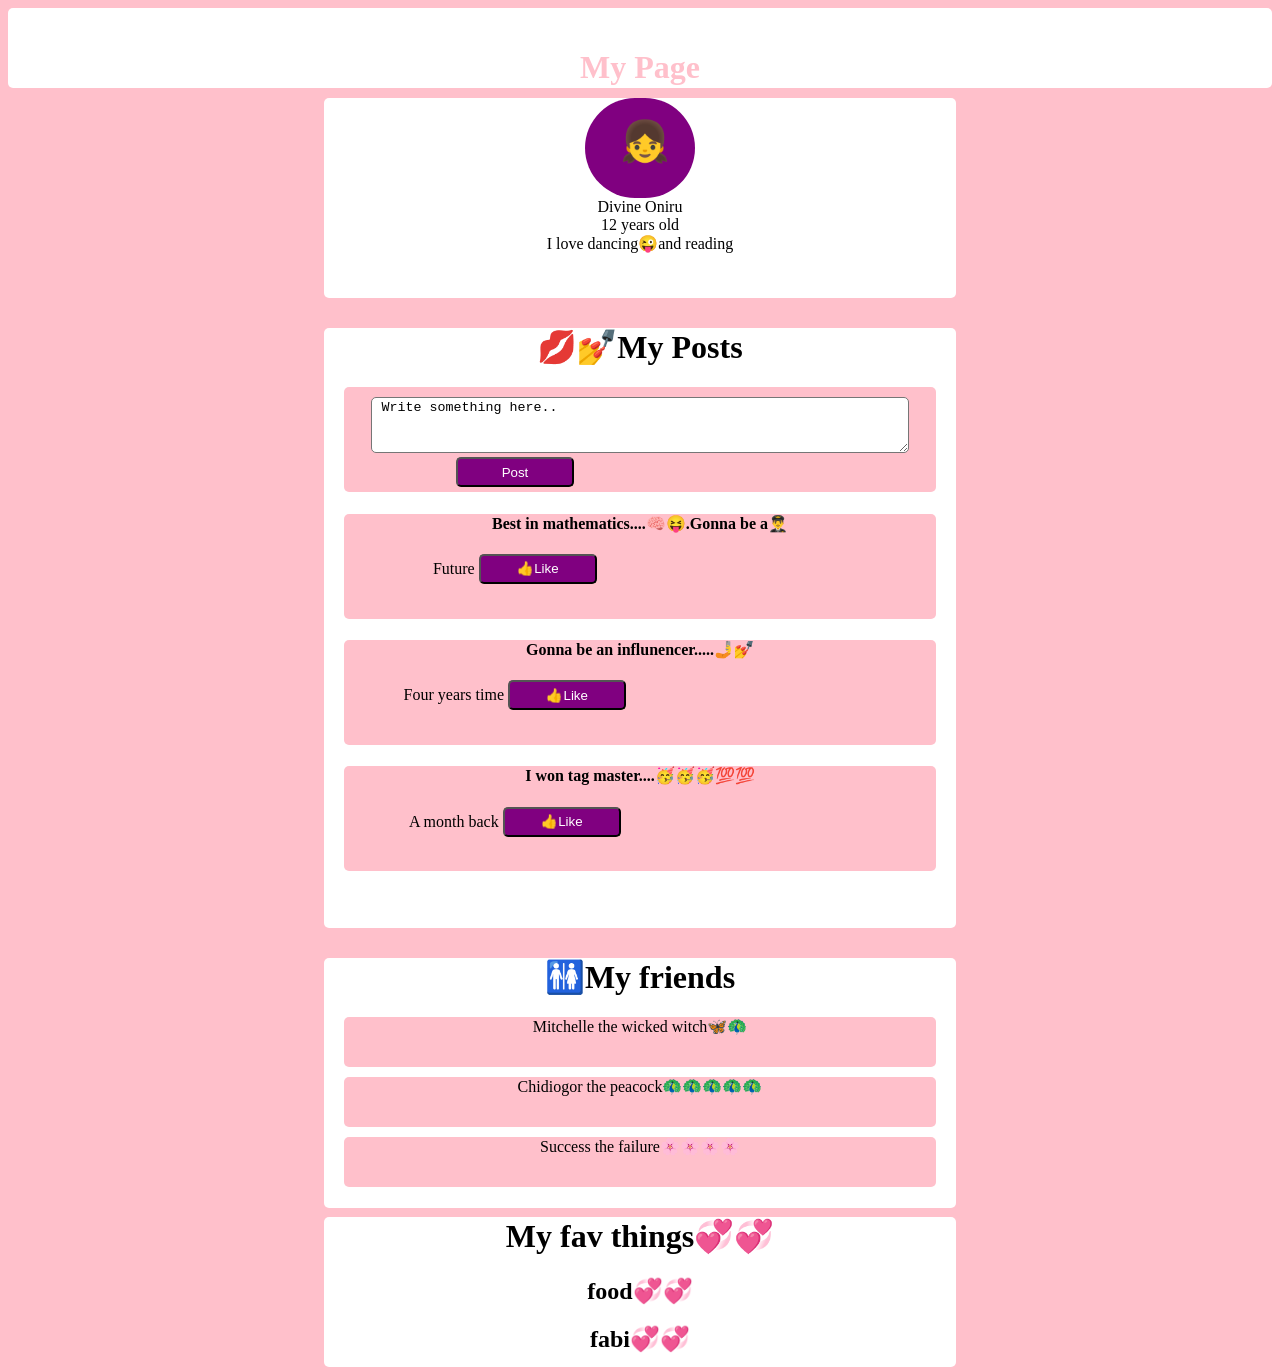
<file: divine-oniru/level2-final-quiz.html>
<!DOCTYPE html>
<html>
<head>
	<meta charset="utf-8">
	<meta name="viewport" content="width=device-width,intial-scale=1.0">
	<title>
		FancyNancy Page
	</title>
</head>
	<body style="background-color:pink">
		<div style="background-color:white;color:pink;text-align:center;border-radius:5px;height:60px;padding-top:20px;"><h1>My Page</h1></div>
		<div style="margin: 0px auto; width: 50%">
			<div style="background-color:white;border-radius:5px;height:200px;margin-top:10px">
			<div style="background-color:purple;border-radius:300000px;height:60px;width:60px;padding:20px;padding-left:30px;margin:0px auto;padding-top:20px;font-size:40px;text-align:center">👧</div>
		   <div style="text-align:center">
		   <div>Divine Oniru</div>
			<div>12 years old</div>
			I love dancing😜and reading
			</div>
			</div>
			<div style="background-color:white;color;purple;margin:0px auto;border-radius:5px;height:600px;margin-top:30px;text-align:center">
				<h1>💋💅My Posts</h1>
				<div style="background-color:pink;margin-left:20px;margin-right:20px;border-radius:5px;height:105px">
				<textarea style="background-color:white;text-align:left;width:90%;height:50px;border-radius:5px;margin-top:10px;margin-left:20px;margin-right:20px"> Write something here..</textarea>
				<button style="background-color:purple;color:white;border-radius:5px;margin-right:250px;height:30px;width:20%">Post</button>
				</div>
				<div style="background-color:pink;margin-left:20px;margin-right:20px;border-radius:5px;height:105px;margin-top:10px">
				<h4>Best in mathematics....🧠😝.Gonna be a👨‍✈️</h4>
				 Future
				 <button style="background-color:purple;color:white;border-radius:5px;margin-right:250px;height:30px;width:20%">👍Like</button>
				</div>
				<div style="background-color:pink;margin-left:20px;margin-right:20px;border-radius:5px;height:105px;margin-top:10px">
				<h4>Gonna be an influnencer.....🤳💅</h4>
				Four years time
				<button style="background-color:purple;color:white;border-radius:5px;margin-right:250px;height:30px;width:20%">👍Like</button>
				</div>
				<div style="background-color:pink;margin-left:20px;margin-right:20px;border-radius:5px;height:105px;margin-top:10px">
				<h4>I won tag master....🥳🥳🥳💯💯</h4>
				 A month back
				 <button style="background-color:purple;color:white;border-radius:5px;margin-right:250px;height:30px;width:20%">👍Like</button>
				</div>
			</div>
			<div style="background-color:white;color;purple;margin:0px auto;border-radius:5px;height:250px;margin-top:30px;text-align:center">
			<h1>🚻My friends</h1>
		<div style="background-color:pink;margin-left:20px;margin-right:20px;border-radius:5px;height:50px;margin-top:10px">
			Mitchelle the wicked witch🦋🦚
			</div>
			<div style="background-color:pink;margin-left:20px;margin-right:20px;border-radius:5px;height:50px;margin-top:10px">
			Chidiogor the peacock🦚🦚🦚🦚🦚
			</div>
			<div style="background-color:pink;margin-left:20px;margin-right:20px;border-radius:5px;height:50px;margin-top:10px">
			Success the failure🌸🌸🌸🌸
			</div>
			<div style="background-color:white;color;purple;margin:0px auto;border-radius:5px;height:150px;margin-top:30px;text-align:center">
			<h1>My fav things💞💞</h1>
			<h2>food💞💞</h2>
			<h2>fabi💞💞</h2>
			
			</div>
		</div>
	</body>
</html>
</file>
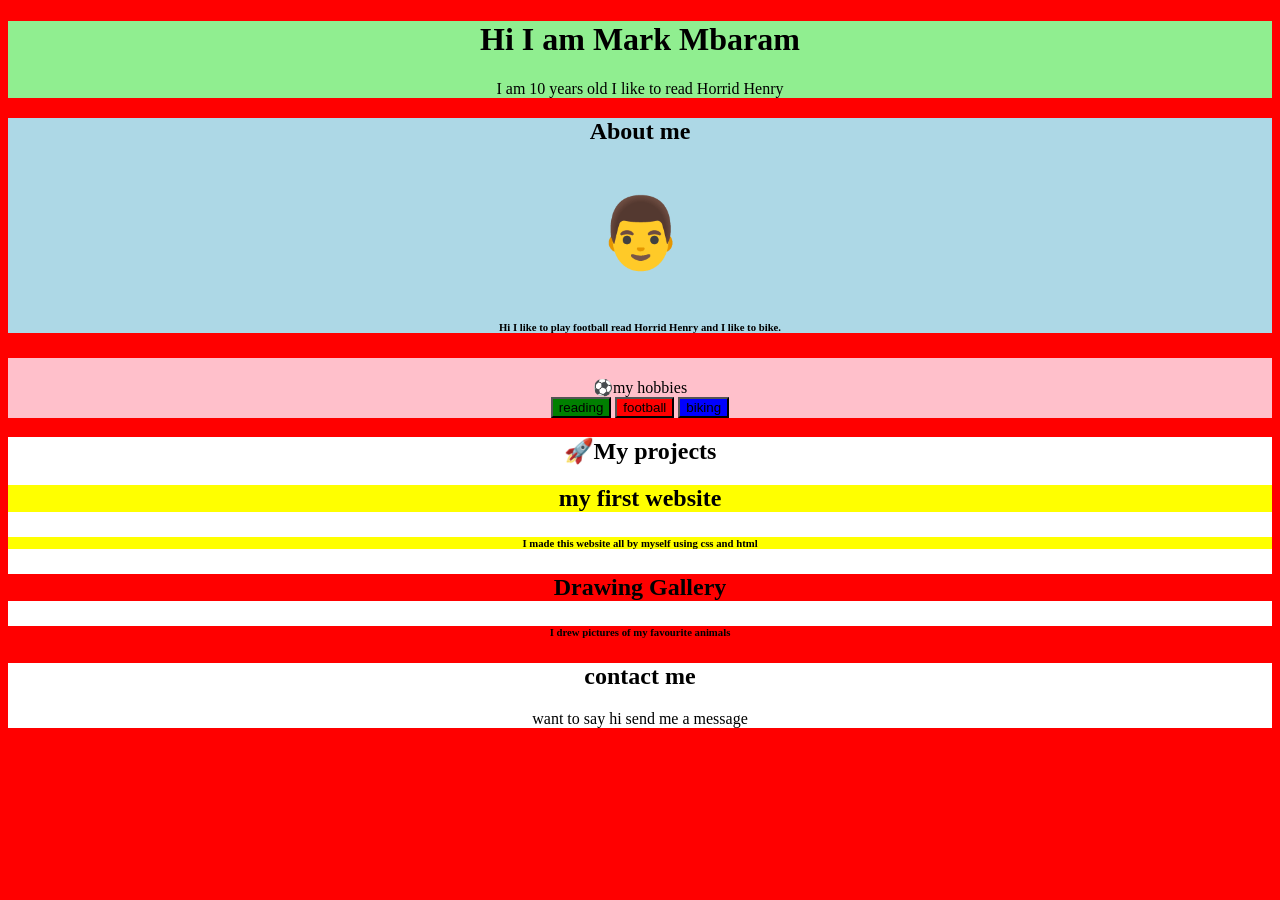
<file: mark-mbaram/level2-final-quiz.html>
<!DOCTYPE html>
<html>
<head>
</head>
<body style="background-color: red;">
	<div style="text-align:center; background-color: lightgreen;">
		<h1>
			Hi I am Mark Mbaram
		</h1>
		I am 10 years old I like to read Horrid Henry
	</div>
	<div style="background-color: lightblue;">
		<h2 style="text-align:center;">
			About me
		</h2>
		<h1 style="text-align:center; font-size: 70px; ">
			👨
		</h1>
		<h6 style="text-align:center;">
			Hi I like to play football read Horrid Henry and I like to bike.
		</h6>
	</div>
	<div style="background-color: pink; text-align:center; padding-top: 20px">
		⚽my hobbies
		<div>
			<button style="background-color: green">
				reading
			</button>
			<button style="background-color: red">
				football
			</button>
			<button style="background-color: blue">
				biking
			</button>
		</div>
	</div>
	<div style="background-color: white; text-align:center; ">
		<h2>
			🚀My projects
		</h2>
		<div style="background-color: white">
			<h2 style="background-color: yellow">
				my first website
			</h2>
			<h6 style="background-color: yellow">
				I made this website all by myself using css and html
			</h6>
			<h2 style="background-color: red">
				Drawing Gallery
			</h2>
			<h6 style="background-color: red">
				I drew pictures of my favourite animals
			</h6>
		</div>
	</div>
	<div style="background-color: white; text-align:center; ">
		<h2>
			contact me
		</h2>
		want to say hi send me a message
	</div>
</body>
</html>
</file>
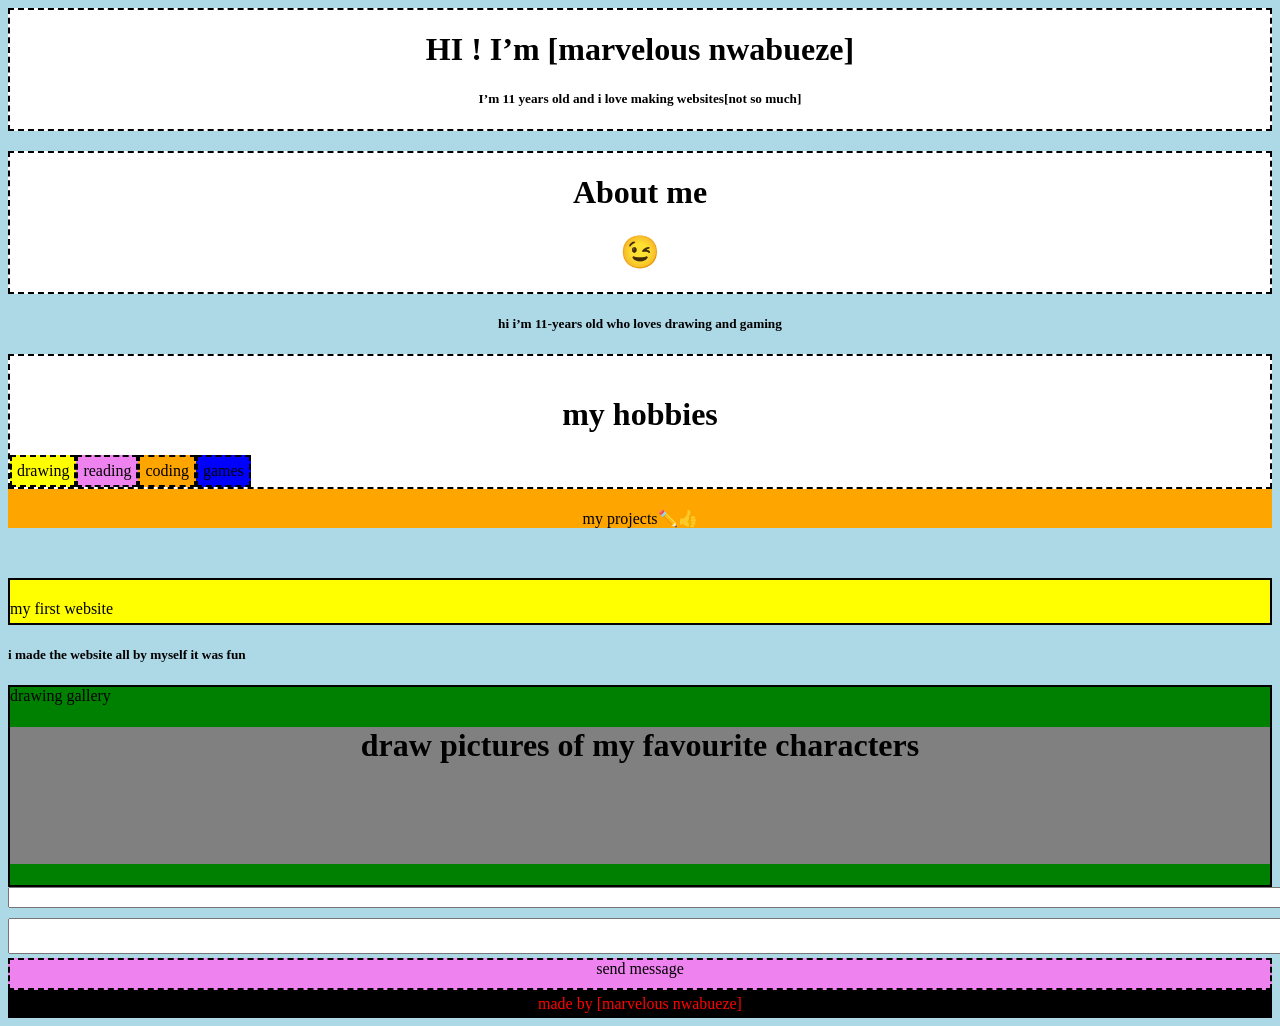
<file: marvelous-nwabueze/level2-final-quiz.html>
<!DOCTYPE html>
<html>
<head>
    <meta charset="utf-8"/>
</head>
<body style="background-color:lightblue">
    <div style="background-color:white; border:2px dashed black">
        <h1 style="text-align:center;">HI ! I’m [marvelous nwabueze]</h1>
        <h5 style="padding-top:0px; text-align:center;">I’m 11 years old and i love making websites[not so much]</h5></p></div>
    <div style="background-color:white; text-align:center; border:2px dashed black; margin-top:20px;">
        <h1>About me</h1>
        <h1 style="text-align:center;">😉</h1></p>
    </div>
    <h5 style="text-align:center;">hi i’m 11-years old who loves drawing and gaming</h5></p></div>
    <div style="background-color:white; border:2px dashed black">
        <h1 style="padding-top:20px; text-align:center; margin-top:20px;">my hobbies</h1>
        <div style="display:flex;">
            <div style="background-color:yellow; padding:5px; border:2px dashed black;">drawing</div>
            <div style="background-color:violet; padding:5px; border:2px dashed black;">reading</div>
            <div style="background-color:orange; padding:5px; border:2px dashed black;">coding</div>
            <div style="background-color:blue; padding:5px; border:2px dashed black;">games</div></p></div></div>
        <div style="background-color:orange; margin-bottom:50px; padding-top:20px; text-align:center;">my projects✏️👍</div>
        <div style="background-color:yellow; border:2px solid black; padding-bottom:20px; padding-top:5px; padding-top:20px; padding-bottom:5px;">my first website</div>
        <h5>i made the website all by myself it was fun</h5></div>
        <div style="background-color:green; margin-top:10px; border:2px solid black">drawing gallery
            <h1 style="text-align:center; background-color:grey; padding-bottom:100px;">draw pictures of my favourite characters</h1>
        </div></div>
        <input style="width:1300px;">
        <textarea style="width:1300px; margin-top:10px;"></textarea>
        <div style="background-color:violet; border:2px dashed black; text-align:center; padding-bottom:10px;">send message</button></div>
        <div style="background-color:black; padding-top:5px; padding-bottom:5px; color:red; text-align:center;">made by [marvelous nwabueze]</div>
</body>
</html>
</file>
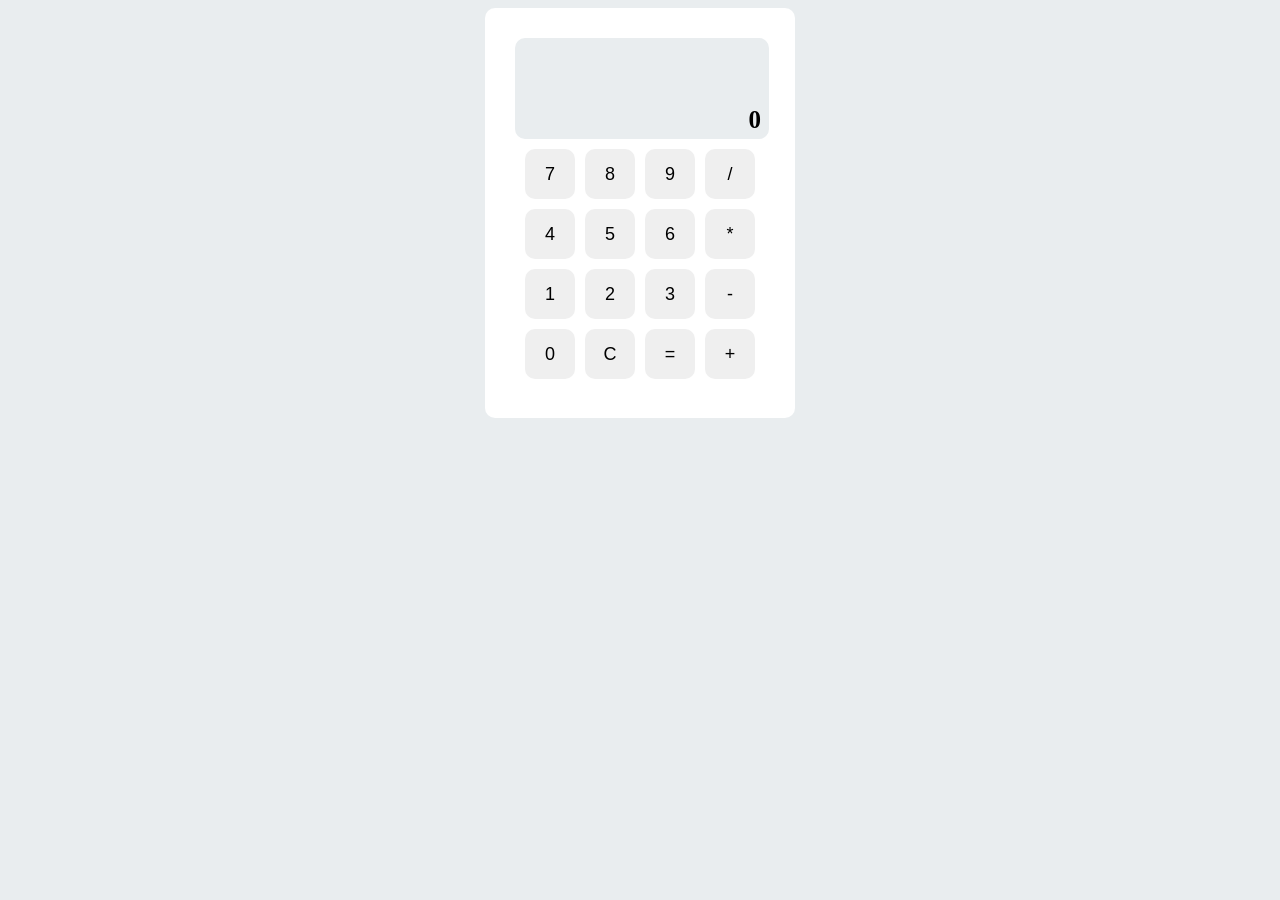
<file: ojotule-baba/calculator.html>
<!DOCTYPE html>
<html>
<head>
	<meta charset="UTF-8">
	<meta name="viewport" content="width=device-width, initial-scale=1.0"/>
	<title>Calculator</title>
	<style>
		.button {
			margin-top: 10px;
			margin-left: 10px;
			width: 50px;
			height: 50px;
			border: none;
			border-radius: 10px;
			font-size: 18px;
			cursor: pointer;
		}
		.button:hover {
			background-color: #e9e9edb5;
		}
		#screen {
			background-color: #e9edef;
			height: 81px;
			width: 234px;
			border-radius: 10px;
			font-size: 20px;
			padding: 10px;
			font-weight: bold;
			position: relative;
		}
		#result-holder {
			position: absolute;
			bottom: 5px;
			right: 8px;
			font-size: 25px;
		}
		#value-holder {
			word-wrap: break-word;
		}
	</style>
</head>
<body style="display: flex; justify-content: center; background-color: #e9edef">
	<div style="background-color: white; height: 350px; width: 250px; padding: 30px; border-radius: 10px">
		<div id="screen">
			<div id="value-holder"></div>
			<div id="result-holder">0</div>
		</div>
		<div style="display: flex;">
			<button class="button">7</button>
			<button class="button">8</button>
			<button class="button">9</button>
			<button class="button">/</button>
		</div>
		<div style="display: flex;">
			<button class="button">4</button>
			<button class="button">5</button>
			<button class="button">6</button>
			<button class="button">*</button>
		</div>
		<div style="display: flex;">
			<button class="button">1</button>
			<button class="button">2</button>
			<button class="button">3</button>
			<button class="button">-</button>
		</div>
		<div style="display: flex;">
			<button class="button">0</button>
			<button class="button">C</button>
			<button class="button">=</button>
			<button class="button">+</button>
		</div>
	</div>
</body>
</html>

<script>
	// These variables store the calculator's state
	let firstNumber = "";        // The first number in the calculation
	let secondNumber = "";       // The second number in the calculation
	let operator = "";           // The operator (+, -, *, /)
	let isEnteringSecondNumber = false;  // Are we entering the second number?
	let lastKeyPressed = "";     // What was the last button pressed?

	// Get the display elements
	const valueElement = document.getElementById("value-holder");
	const resultElement = document.getElementById("result-holder");

	// Set up all buttons to respond to clicks
	const allButtons = document.getElementsByClassName("button");

	Array.from(allButtons).forEach(button => {
		button.addEventListener("click", () => {
			const key = button.textContent;
			if (key === "C") {
				clearCalculator();
			} else {
				handleButtonPress(key);
			}
		});
	});

	// Clear everything and reset the calculator
	function clearCalculator() {
		firstNumber = "";
		secondNumber = "";
		operator = "";
		isEnteringSecondNumber = false;
		lastKeyPressed = "";
		valueElement.innerHTML = "";
		resultElement.innerHTML = "0";
	}

	// Handle when any button is pressed (except Clear)
	function handleButtonPress(key) {
		if (isNumber(key)) {
			// User pressed a number
			handleNumberPress(key);
		} else if (isOperator(key)) {
			// User pressed an operator (+, -, *, /)
			handleOperatorPress(key);
		} else if (key === "=") {
			// User pressed equals
			calculateResult();
		}
	}

	// Check if a key is a number (0-9)
	// We check if the key is one of the digit characters
	function isNumber(key) {
		return key === "0" || key === "1" || key === "2" || key === "3" || key === "4" || key === "5" || key === "6" || key === "7" || key === "8" || key === "9";
	}

	// Check if a key is an operator (+, -, *, /)
	function isOperator(key) {
		return key === "+" || key === "-" || key === "*" || key === "/";
	}

	// Handle when a number button is pressed
	function handleNumberPress(key) {
		// If the last key was "=", start a fresh calculation
		if (lastKeyPressed === "=") {
			clearCalculator();
			firstNumber = key;
		} else if (isEnteringSecondNumber) {
			// Add to second number
			secondNumber = secondNumber + key;
		} else {
			// Add to first number
			firstNumber = firstNumber + key;
		}
		addToScreen(key);
		lastKeyPressed = key;
	}

	// Add a number or operator to the screen display
	function addToScreen(key) {
		valueElement.innerHTML = valueElement.innerHTML + key;
	}

	// Handle when an operator button is pressed
	function handleOperatorPress(key) {
		// If the last key was also an operator, replace it instead of adding a new one
		if (isOperator(lastKeyPressed)) {
			// Replace the operator on screen
			let currentDisplay = valueElement.innerHTML;

			// Remove the last character (the old operator) and add the new operator
			let displayWithoutLastChar = currentDisplay.slice(0, -1);
			valueElement.innerHTML = displayWithoutLastChar + key;
			operator = key;
			lastKeyPressed = key;
			return;
		} else {
			// If we already have a complete calculation (both numbers and operator), calculate first
			if (firstNumber && operator && secondNumber) {
				calculateResult();
			}

			// If the last key was "=" or we just calculated, update display to show result with new operator
			if (lastKeyPressed === "=" || (firstNumber && operator && secondNumber)) {
				valueElement.innerHTML = firstNumber + key;
			} else {
				// Otherwise, just add the operator to what's already on screen
				addToScreen(key);
			}

			// Set the new operator
			operator = key;
			isEnteringSecondNumber = true;
			lastKeyPressed = key;
		}
	}

	// Calculate and show the result
	function calculateResult() {
		// Make sure we have both numbers and an operator
		if (!firstNumber || !secondNumber || !operator) {
			return;
		}

		// Convert strings to numbers
		const num1 = Number(firstNumber);
		const num2 = Number(secondNumber);

		// Calculate the result based on the operator
		let result = 0;
		if (operator === "+") {
			result = num1 + num2;
		} else if (operator === "-") {
			result = num1 - num2;
		} else if (operator === "*") {
			result = num1 * num2;
		} else if (operator === "/") {
			// Check for division by zero
			if (num2 === 0) {
				resultElement.innerHTML = "Error";
				return;
			} else {
				result = num1 / num2;
			}
		}

		// Show the result
		resultElement.innerHTML = result;

		// Reset for the next calculation
		// The result becomes the new first number (rounded for display if needed)
		firstNumber = result.toString();
		secondNumber = "";
		operator = "";
		isEnteringSecondNumber = false;
		lastKeyPressed = "=";
	}
</script>
</file>
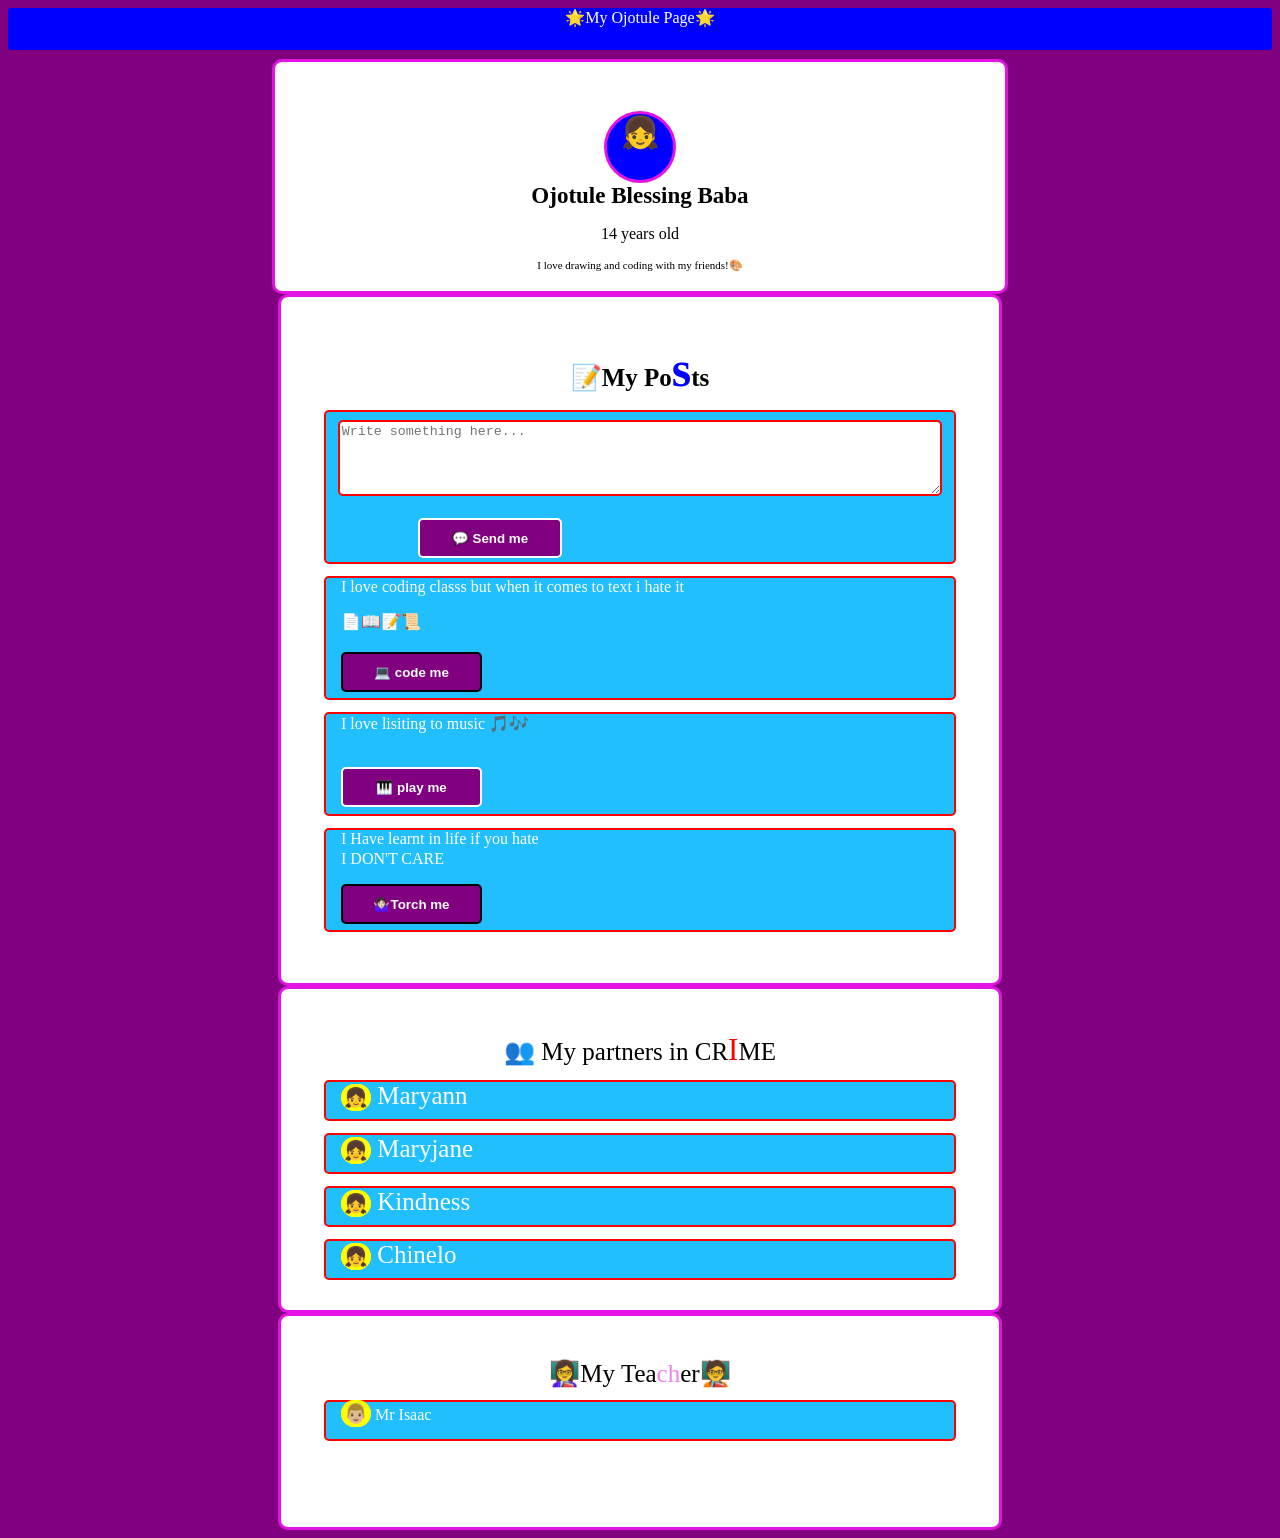
<file: ojotule-baba/level2-final-quiz.html>
<!DOCTYPEhtml>
<html>
<head>
		<meta charset="UTF-8"/>
		<meta name="viewport" content="width-device,initial-scale=1.0"/>
		<title>My Page</title>
</head>
<body style="background-color:purple">
	<div style="background-color:blue;text-align:center;color:white;height:42px;border-radius:3px">🌟My Ojotule Page🌟</div>
	
	<div style="background-color:white;margin:0px auto; width: 50%;padding:49px;border-radius:10px;text-align: center;height: 131px;margin-top:9px;border:3px solid #e314e3;"><span style="font-size:23px;font-weight:bold"><div style="font-size:31px;border-radius:1000px;background-color:blue;border:3px solid #e314e3;;height: 66px;width: 66px;margin:0px auto">👧</div>Ojotule Blessing Baba </span><P>14 years old</p> <p style="font-size:11px">I love drawing and coding with my friends!🎨 </p> </div>
	
	<div style="background-color:white;height:600px;padding:43px;margin-top:9px;margin:0px auto; width: 50%;border-radius:10px;text-align:center;border:3px solid #e314e3;">
	<span style="font-size:25px;font-weight:bold">	📝My Po<span style="font-size:50px;color:blue">s</span>ts </span>
		<div style="background-color:white;"> 
			<div style="background-color:#22bfff;height:150px;margin-top: 12px;border:2px solid red;border-radius:5px;">
				<textarea  placeholder="Write something here..."style="width:95%;border: 2px solid red;margin-top:8px;height:68px;border-radius:5px;"></textarea>
				<button style="background-color:purple;color:white;height:40px;width:23%;font-weight:bold;border:2px solid white;border-radius:5px;margin-top:18px;margin-right:300px">💬 Send  me</button>
			</div> 
		</div>
			<div style="background-color:#22bfff;height:120px;margin-top: 12px;border:2px solid red;text-align:left;padding-left:15px; color:white;border-radius:5px"> I love coding classs but when it comes to text i hate it
				<p>📄📖📝📜</p>
				<button style="background-color:purple;color:white;height:40px;width:23%;font-weight:bold;border:2px solid black;border-radius:5px;margin-top:5px;margin-right:300px"> 💻 code me</button>
			</div>
			<div  style="background-color:#22bfff;height:100px;margin-top: 12px;border:2px solid red;text-align:left;padding-left:15px; color:white;border-radius:5px"> I love lisiting to music 🎵🎶
				<button style="background-color:purple;color:white;height:40px;width:23%;font-weight:bold;border:2px solid white;border-radius:5px;margin-top:34px;margin-right:300px"> 🎹 play me</button>
			</div>
			<div style="background-color:#22bfff;height:100px;margin-top: 12px;border:2px solid red;text-align:left;padding-left:15px; color:white;border-radius:5px"> I Have learnt in life if you hate<p style="margin-top:2px"> I DON'T CARE</p> 
				<button style="background-color:purple;color:white;height:40px;width:23%;font-weight:bold;border:2px solid black;border-radius:5px;margin-top:0px;margin-right:300px"> 🤷🏻‍♀️Torch me</button>
			</div>
		</div>
	</div>
	<div style="background-color:white;height:235px;padding:43px;margin-top:9px;margin:0px auto; width: 50%;border-radius:10px;text-align:center;border:3px solid #e314e3;">
		<span style=" margin-top:23px;font-size:25px">👥 My partners in CR<span style="color:red;font-size:31px">I</span>ME<span>
		<div style="background-color:#22bfff; color: white;height:37px;margin-top: 12px;border:2px solid red;text-align:left;padding-left:15px;border-radius:5px"><span style="font-size:19px;border-radius:1000px;background-color:yellow;border:3px solid yellow;height: 20px;width: 20px;">👧</span> Maryann</div>
		<div style="background-color:#22bfff; color: white;height:37px;margin-top: 12px;border:2px solid red;text-align:left;padding-left:15px;border-radius:5px"><span style="font-size:19px;border-radius:1000px;background-color:yellow;border:3px solid yellow;height: 20px;width: 20px;">👧</span> Maryjane</div>
		<div style="background-color:#22bfff; color: white;height:37px;margin-top: 12px;border:2px solid red;text-align:left;padding-left:15px;border-radius:5px"><span style="font-size:19px;border-radius:1000px;background-color:yellow;border:3px solid yellow;height: 20px;width: 20px;">👧</span> Kindness</div>
		<div style="background-color:#22bfff; color: white;height:37px;margin-top: 12px;border:2px solid red;text-align:left;padding-left:15px;border-radius:5px"> <span style="font-size:19px;border-radius:1000px;background-color:yellow;border:3px solid yellow;height: 20px;width: 20px;">👧</span> Chinelo</div>
	</div>
	<div style="background-color:white;height:125px;padding:43px;margin-top:9px;margin:0px auto; width: 50%;border-radius:10px;text-align:center;border:3px solid #e314e3;">
		<span style=" margin-top:23px;font-size:25px"> 👩‍🏫My Tea<span style="color:violet">ch</span>er🧑‍🏫</span>
		<div style="background-color:#22bfff; color: white;height:37px;margin-top: 12px;border:2px solid red;text-align:left;padding-left:15px;border-radius:5px"> <span style="font-size:19px;border-radius:1000px;background-color:yellow;border:3px solid yellow;height: 20px;width: 20px;">👨🏼</span> Mr Isaac
		</div>
	</div>
</body>
</html>
</file>
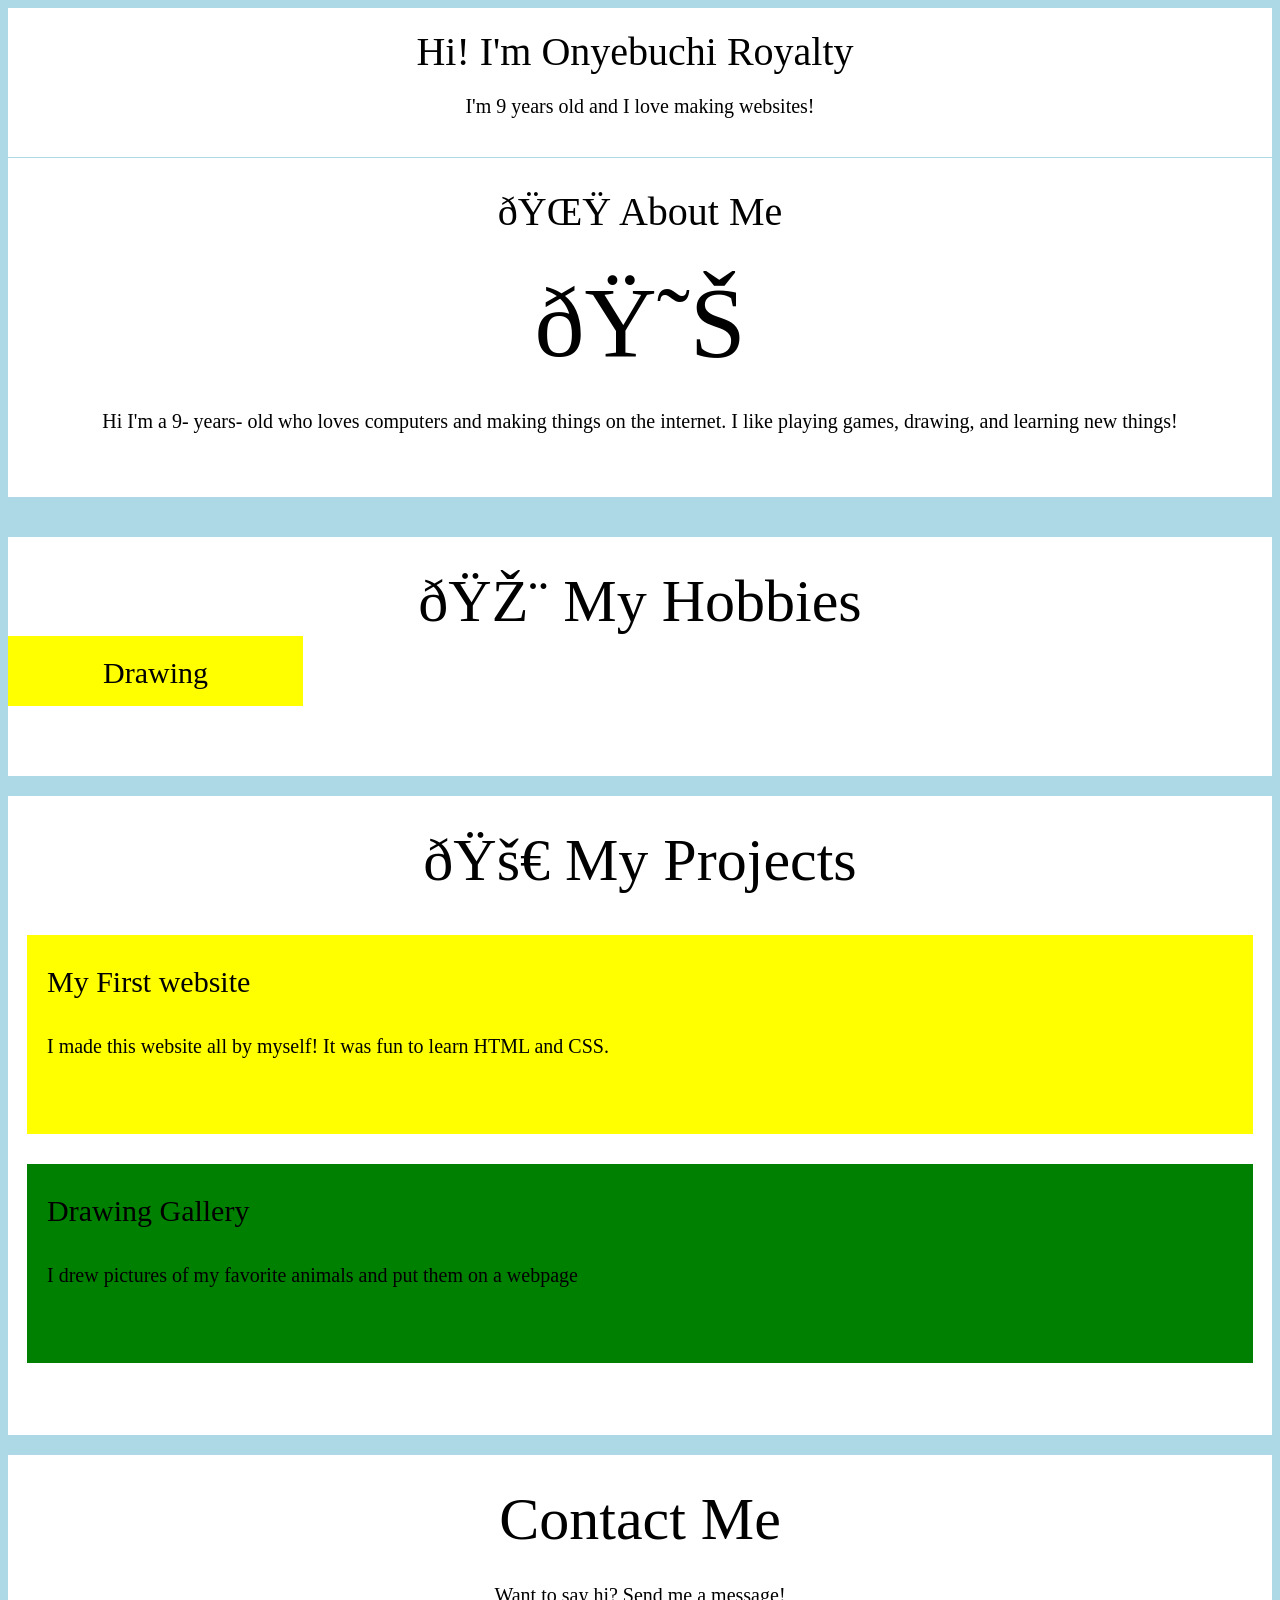
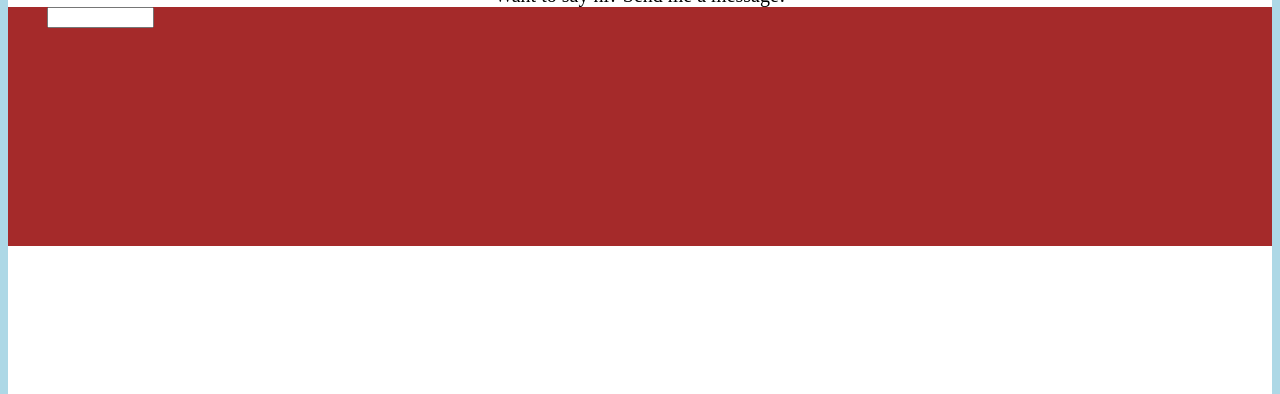
<file: royalty-onyebuchi/level2-final-quiz.html>
<!DOCTYPE html>
<html>
<head charset="en-8">
</head>
<body style="background-color:lightblue">
	<div style="background-color:white; height:149px"> 
		<div style="font-size:40px; text-align:center; padding-top:20px; margin-right:10px">
			Hi! I'm Onyebuchi Royalty
		</div> 
			<div style="font-size:20px; text-align:center; padding-top:20px">
				I'm 9 years old and I love making websites!
		</div>
	<div style="background-color:white; height:339px; margin-top:40px"> 
		<div style="font-size:40px; text-align:center; padding-top:30px; ">
			🌟 About Me
		</div>
		<div style="font-size:100px; text-align:center; padding-top:30px; ">
			😊
		</div>
		<div style="font-size:20px; text-align:center; padding-top:30px">
			Hi I'm a 9- years- old who loves computers and making things on the internet. I like playing games, drawing, and learning new things!
		</div>
	</div>
	<div style="background-color:white; height:239px; margin-top:40px">
		<div style="font-size:60px; text-align:center; padding-top:30px; ">
			🎨 My Hobbies 
		</div>
		<div style="height:50px; background-color:yellow; padding-top:20px;margin-right:969px; font-size:30px;text-align:center;margin-left:20x ">
			Drawing
		</div>
	</div>
		<div style="background-color:white; height:639px; margin-top:20px">
		<div style="font-size:60px; text-align:center; padding-top:30px; ">
			🚀 My Projects
		</div>
		<div style="background-color:yellow; height:199px; margin-top:40px; margin-left:19px; margin-right:19px">
			<div style="height:50px;font-size:30px; padding-left:20px; padding-top:30px">
			My First website
		</div>
		<div style="font-size:20px;  padding-top:20px; padding-left:20px">
			I made this website all by myself! It was fun to learn HTML and CSS.
		</div>
		</div>
		<div style="background-color:green; height:199px; margin-top:30px; margin-left:19px; margin-right:19px">
			<div style="height:50px;font-size:30px; padding-left:20px; padding-top:30px">
				Drawing Gallery
			</div>
			<div style="font-size:20px;  padding-top:20px; padding-left:20px">
				I drew pictures of my favorite animals and put them on a webpage
			</div>
		</div>
	</div>
	<div style="background-color:white; height:539px; margin-top:20px">
		<div style="font-size:60px; text-align:center; padding-top:30px; ">
			Contact Me
		</div>
		<div style="font-size:20px; text-align:center; padding-top:30px">
			Want to say hi? Send me a message!
		</div>
		<div style="background-color:brown; height:239px;">
			<input style="width:99px; margin-left:39px">
		</div>
	</div>
</body>
</html>
</file>
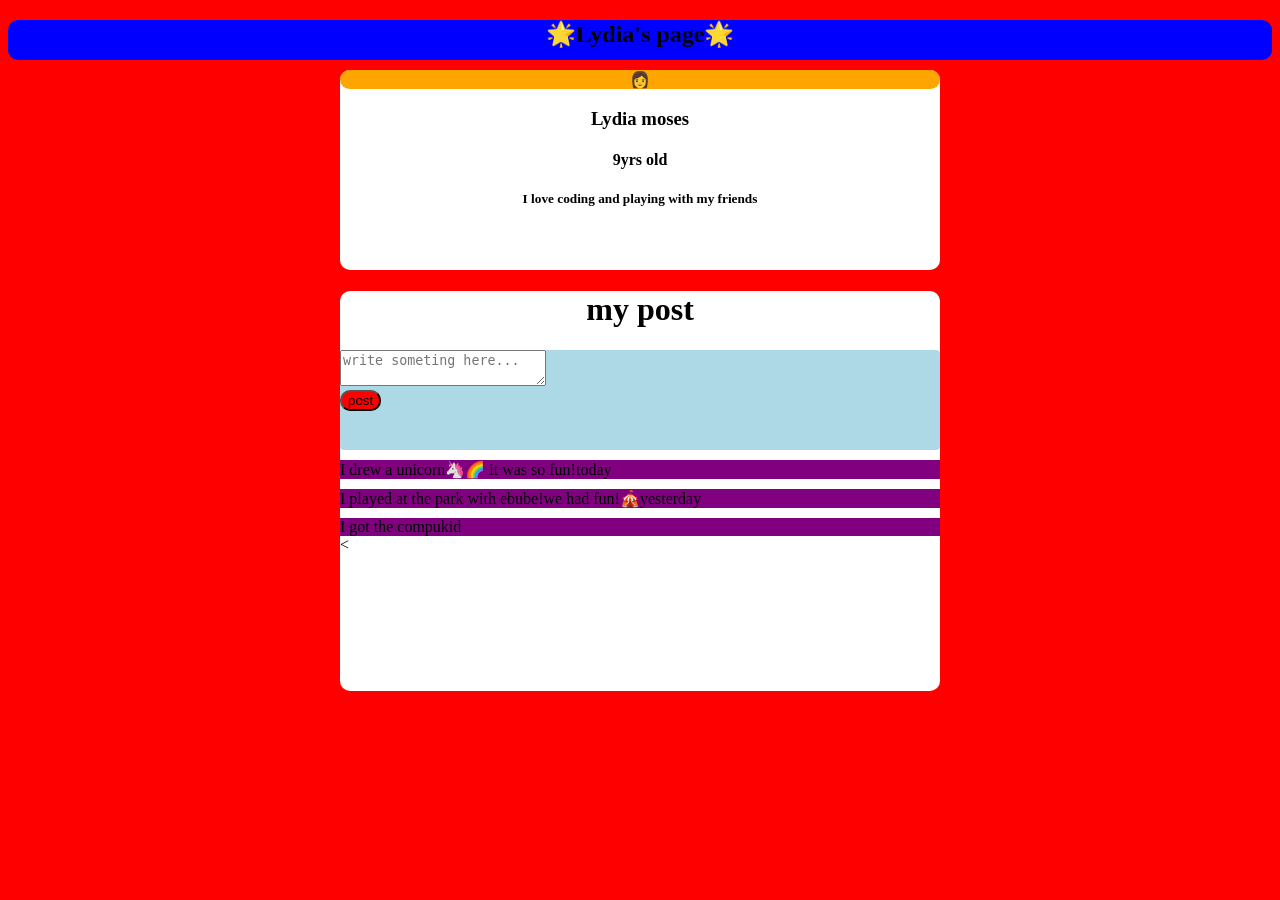
<file: samara-moses/level2-final-quiz.html>
<!DOCTYPE html>
<html lang="en">
<head>
	<meta charset="UTF-8"/>
</head>
<body style="background-color:red">
	<div style="background-color:blue;height:40px;border-radius:10px">
	<h2 style="text-align:center">
🌟Lydia's page🌟
	</h2>
</div>
<div style="margin: 0px auto; width: 600px">
	<div style="background-color:white;height:40px;margin-top:10px;border-radius:10px;height:200px;text-align:center">
	<div style="background-color:orange;border-radius:10000000px">👩</div>
	<h3>
	Lydia moses
	</h3>
	<h4>
	9yrs old
	</h4>
	<h5>
	I love coding and playing with my friends
	</h5>
	</div>
	<div style="background-color:white;height:40px;margin-top:10px;border-radius:10px;height:400px">
	<h1 style="text-align:center">my post</h1>
	<div style="background-color:lightblue;height:100px;border-radius:4px">
	<textarea placeholder="write someting here..." style="width: 200px"></textarea>
	<div>
	<button style="background-color:red;border-radius:10px">post</button>
	</div>
	</div>
	<div style="background-color:purple;margin-top:10px">
	 I drew a unicorn🦄🌈 it was so fun!today
	</div>
<div style="background-color:purple;margin-top:10px">
I played at the park with ebube!we had fun!🎪yesterday
</div>
<div style="background-color:purple;margin-top:10px">
I got the compukid
</div>
<
</body>
</html>
</file>
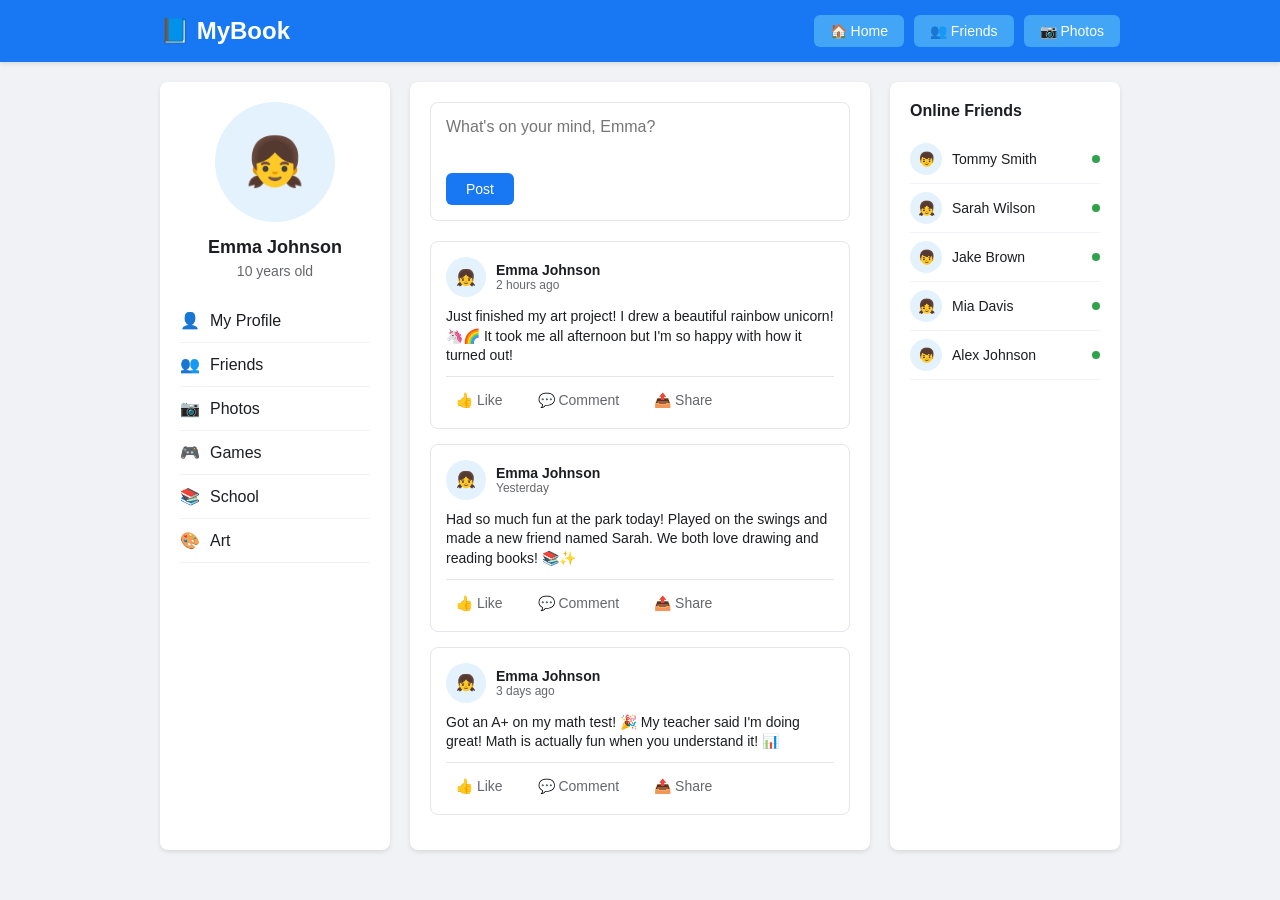
<file: snapshot/personal-page-facebook.html>
<!DOCTYPE html>
<html lang="en">
<head>
  <meta charset="UTF-8">
  <meta name="viewport" content="width=device-width, initial-scale=1.0">
  <title>My Personal Page - Like Facebook</title>
  <style>
    * {
      margin: 0;
      padding: 0;
      box-sizing: border-box;
    }
    
    body {
      font-family: Arial, sans-serif;
      background-color: #f0f2f5;
      color: #1c1e21;
    }
    
    .header {
      background-color: #1877f2;
      color: white;
      padding: 15px 0;
      box-shadow: 0 2px 4px rgba(0,0,0,0.1);
    }
    
    .header-content {
      max-width: 1000px;
      margin: 0 auto;
      padding: 0 20px;
      display: flex;
      justify-content: space-between;
      align-items: center;
    }
    
    .logo {
      font-size: 24px;
      font-weight: bold;
    }
    
    .nav-buttons {
      display: flex;
      gap: 10px;
    }
    
    .nav-button {
      background-color: #42a5f5;
      color: white;
      border: none;
      padding: 8px 16px;
      border-radius: 6px;
      cursor: pointer;
      font-size: 14px;
    }
    
    .nav-button:hover {
      background-color: #1976d2;
    }
    
    .main-content {
      max-width: 1000px;
      margin: 20px auto;
      padding: 0 20px;
      display: grid;
      grid-template-columns: 1fr 2fr 1fr;
      gap: 20px;
    }
    
    .left-sidebar {
      background-color: white;
      border-radius: 8px;
      padding: 20px;
      box-shadow: 0 2px 4px rgba(0,0,0,0.1);
    }
    
    .profile-card {
      text-align: center;
      margin-bottom: 20px;
    }
    
    .profile-picture {
      width: 120px;
      height: 120px;
      border-radius: 50%;
      background-color: #e3f2fd;
      margin: 0 auto 15px;
      display: flex;
      align-items: center;
      justify-content: center;
      font-size: 48px;
      color: #1877f2;
    }
    
    .profile-name {
      font-size: 18px;
      font-weight: bold;
      margin-bottom: 5px;
    }
    
    .profile-age {
      color: #65676b;
      font-size: 14px;
    }
    
    .menu-item {
      display: flex;
      align-items: center;
      padding: 12px 0;
      border-bottom: 1px solid #f0f2f5;
      cursor: pointer;
    }
    
    .menu-item:hover {
      background-color: #f0f2f5;
    }
    
    .menu-icon {
      width: 20px;
      margin-right: 10px;
      font-size: 16px;
    }
    
    .center-content {
      background-color: white;
      border-radius: 8px;
      padding: 20px;
      box-shadow: 0 2px 4px rgba(0,0,0,0.1);
    }
    
    .post-box {
      border: 1px solid #e4e6ea;
      border-radius: 8px;
      padding: 15px;
      margin-bottom: 20px;
    }
    
    .post-input {
      width: 100%;
      border: none;
      resize: none;
      font-size: 16px;
      margin-bottom: 15px;
      font-family: Arial, sans-serif;
    }
    
    .post-input:focus {
      outline: none;
    }
    
    .post-button {
      background-color: #1877f2;
      color: white;
      border: none;
      padding: 8px 20px;
      border-radius: 6px;
      cursor: pointer;
      font-size: 14px;
    }
    
    .post-button:hover {
      background-color: #166fe5;
    }
    
    .post {
      border: 1px solid #e4e6ea;
      border-radius: 8px;
      padding: 15px;
      margin-bottom: 15px;
    }
    
    .post-header {
      display: flex;
      align-items: center;
      margin-bottom: 10px;
    }
    
    .post-avatar {
      width: 40px;
      height: 40px;
      border-radius: 50%;
      background-color: #e3f2fd;
      display: flex;
      align-items: center;
      justify-content: center;
      margin-right: 10px;
      font-size: 16px;
      color: #1877f2;
    }
    
    .post-info {
      flex: 1;
    }
    
    .post-author {
      font-weight: bold;
      font-size: 14px;
    }
    
    .post-time {
      color: #65676b;
      font-size: 12px;
    }
    
    .post-content {
      font-size: 14px;
      line-height: 1.4;
      margin-bottom: 10px;
    }
    
    .post-actions {
      display: flex;
      gap: 15px;
      border-top: 1px solid #e4e6ea;
      padding-top: 10px;
    }
    
    .action-button {
      background: none;
      border: none;
      color: #65676b;
      cursor: pointer;
      font-size: 14px;
      padding: 5px 10px;
      border-radius: 4px;
    }
    
    .action-button:hover {
      background-color: #f0f2f5;
    }
    
    .right-sidebar {
      background-color: white;
      border-radius: 8px;
      padding: 20px;
      box-shadow: 0 2px 4px rgba(0,0,0,0.1);
    }
    
    .section-title {
      font-size: 16px;
      font-weight: bold;
      margin-bottom: 15px;
      color: #1c1e21;
    }
    
    .friend-item {
      display: flex;
      align-items: center;
      padding: 8px 0;
      border-bottom: 1px solid #f0f2f5;
    }
    
    .friend-avatar {
      width: 32px;
      height: 32px;
      border-radius: 50%;
      background-color: #e3f2fd;
      display: flex;
      align-items: center;
      justify-content: center;
      margin-right: 10px;
      font-size: 14px;
      color: #1877f2;
    }
    
    .friend-name {
      font-size: 14px;
      color: #1c1e21;
    }
    
    .online-indicator {
      width: 8px;
      height: 8px;
      border-radius: 50%;
      background-color: #31a24c;
      margin-left: auto;
    }
    
    @media (max-width: 768px) {
      .main-content {
        grid-template-columns: 1fr;
      }
      
      .left-sidebar, .right-sidebar {
        order: 2;
      }
      
      .center-content {
        order: 1;
      }
    }
  </style>
</head>
<body>
  <div class="header">
    <div class="header-content">
      <div class="logo">📘 MyBook</div>
      <div class="nav-buttons">
        <button class="nav-button">🏠 Home</button>
        <button class="nav-button">👥 Friends</button>
        <button class="nav-button">📷 Photos</button>
      </div>
    </div>
  </div>

  <div class="main-content">
    <div class="left-sidebar">
      <div class="profile-card">
        <div class="profile-picture">👧</div>
        <div class="profile-name">Emma Johnson</div>
        <div class="profile-age">10 years old</div>
      </div>
      
      <div class="menu-item">
        <span class="menu-icon">👤</span>
        <span>My Profile</span>
      </div>
      <div class="menu-item">
        <span class="menu-icon">👥</span>
        <span>Friends</span>
      </div>
      <div class="menu-item">
        <span class="menu-icon">📷</span>
        <span>Photos</span>
      </div>
      <div class="menu-item">
        <span class="menu-icon">🎮</span>
        <span>Games</span>
      </div>
      <div class="menu-item">
        <span class="menu-icon">📚</span>
        <span>School</span>
      </div>
      <div class="menu-item">
        <span class="menu-icon">🎨</span>
        <span>Art</span>
      </div>
    </div>

    <div class="center-content">
      <div class="post-box">
        <textarea class="post-input" placeholder="What's on your mind, Emma?"></textarea>
        <button class="post-button">Post</button>
      </div>

      <div class="post">
        <div class="post-header">
          <div class="post-avatar">👧</div>
          <div class="post-info">
            <div class="post-author">Emma Johnson</div>
            <div class="post-time">2 hours ago</div>
          </div>
        </div>
        <div class="post-content">
          Just finished my art project! I drew a beautiful rainbow unicorn! 🦄🌈 It took me all afternoon but I'm so happy with how it turned out! 
        </div>
        <div class="post-actions">
          <button class="action-button">👍 Like</button>
          <button class="action-button">💬 Comment</button>
          <button class="action-button">📤 Share</button>
        </div>
      </div>

      <div class="post">
        <div class="post-header">
          <div class="post-avatar">👧</div>
          <div class="post-info">
            <div class="post-author">Emma Johnson</div>
            <div class="post-time">Yesterday</div>
          </div>
        </div>
        <div class="post-content">
          Had so much fun at the park today! Played on the swings and made a new friend named Sarah. We both love drawing and reading books! 📚✨
        </div>
        <div class="post-actions">
          <button class="action-button">👍 Like</button>
          <button class="action-button">💬 Comment</button>
          <button class="action-button">📤 Share</button>
        </div>
      </div>

      <div class="post">
        <div class="post-header">
          <div class="post-avatar">👧</div>
          <div class="post-info">
            <div class="post-author">Emma Johnson</div>
            <div class="post-time">3 days ago</div>
          </div>
        </div>
        <div class="post-content">
          Got an A+ on my math test! 🎉 My teacher said I'm doing great! Math is actually fun when you understand it! 📊
        </div>
        <div class="post-actions">
          <button class="action-button">👍 Like</button>
          <button class="action-button">💬 Comment</button>
          <button class="action-button">📤 Share</button>
        </div>
      </div>
    </div>

    <div class="right-sidebar">
      <div class="section-title">Online Friends</div>
      
      <div class="friend-item">
        <div class="friend-avatar">👦</div>
        <div class="friend-name">Tommy Smith</div>
        <div class="online-indicator"></div>
      </div>
      
      <div class="friend-item">
        <div class="friend-avatar">👧</div>
        <div class="friend-name">Sarah Wilson</div>
        <div class="online-indicator"></div>
      </div>
      
      <div class="friend-item">
        <div class="friend-avatar">👦</div>
        <div class="friend-name">Jake Brown</div>
        <div class="online-indicator"></div>
      </div>
      
      <div class="friend-item">
        <div class="friend-avatar">👧</div>
        <div class="friend-name">Mia Davis</div>
        <div class="online-indicator"></div>
      </div>
      
      <div class="friend-item">
        <div class="friend-avatar">👦</div>
        <div class="friend-name">Alex Johnson</div>
        <div class="online-indicator"></div>
      </div>
    </div>
  </div>

  <script>
    document.querySelector('.post-button').addEventListener('click', function() {
      const input = document.querySelector('.post-input');
      const content = input.value.trim();
      
      if (content) {
        const postContainer = document.querySelector('.center-content');
        const newPost = document.createElement('div');
        newPost.className = 'post';
        newPost.innerHTML = `
          <div class="post-header">
            <div class="post-avatar">👧</div>
            <div class="post-info">
              <div class="post-author">Emma Johnson</div>
              <div class="post-time">Just now</div>
            </div>
          </div>
          <div class="post-content">${content}</div>
          <div class="post-actions">
            <button class="action-button">👍 Like</button>
            <button class="action-button">💬 Comment</button>
            <button class="action-button">📤 Share</button>
          </div>
        `;
        
        const postBox = document.querySelector('.post-box');
        postContainer.insertBefore(newPost, postBox.nextSibling);
        input.value = '';
      }
    });
    
    document.addEventListener('click', function(e) {
      if (e.target.classList.contains('action-button') && e.target.textContent === '👍 Like') {
        if (e.target.textContent === '👍 Like') {
          e.target.textContent = '❤️ Liked';
          e.target.style.color = '#e31b23';
        } else {
          e.target.textContent = '👍 Like';
          e.target.style.color = '#65676b';
        }
      }
    });
  </script>
</body>
</html>
</file>
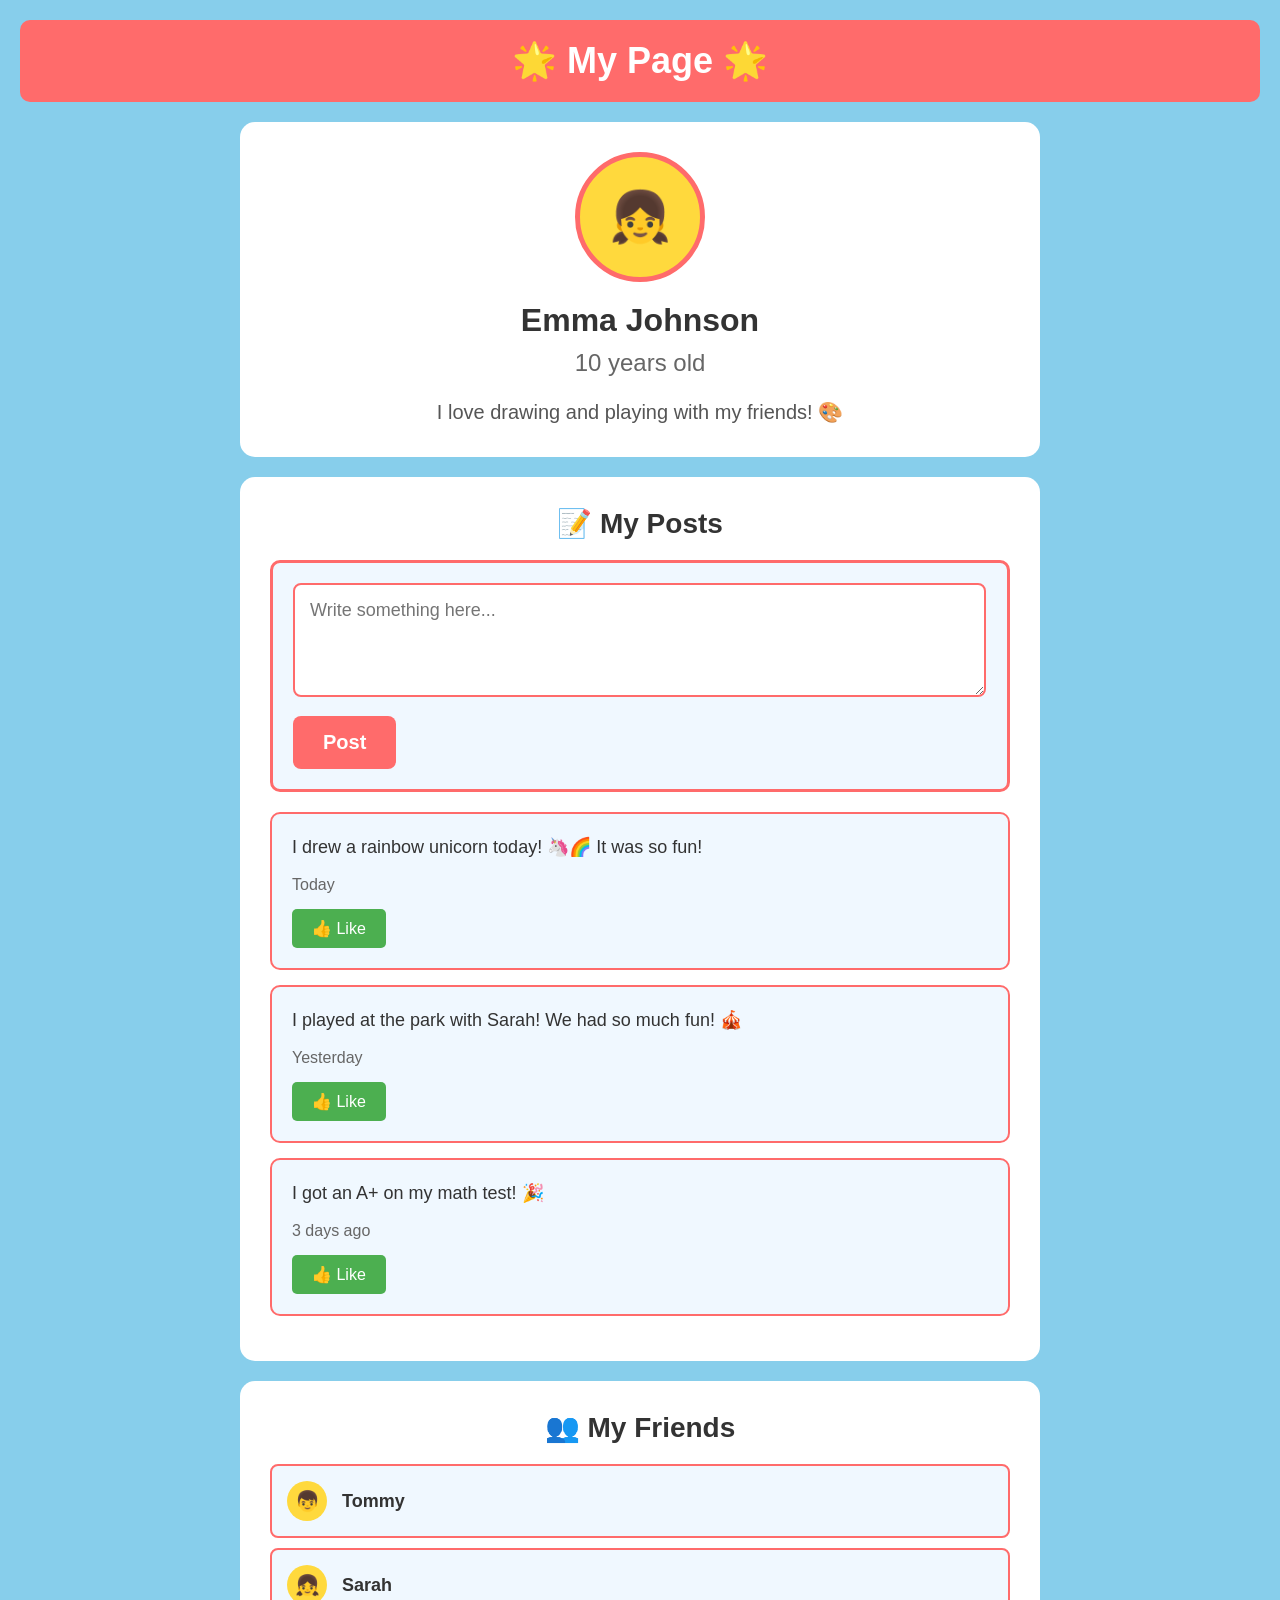
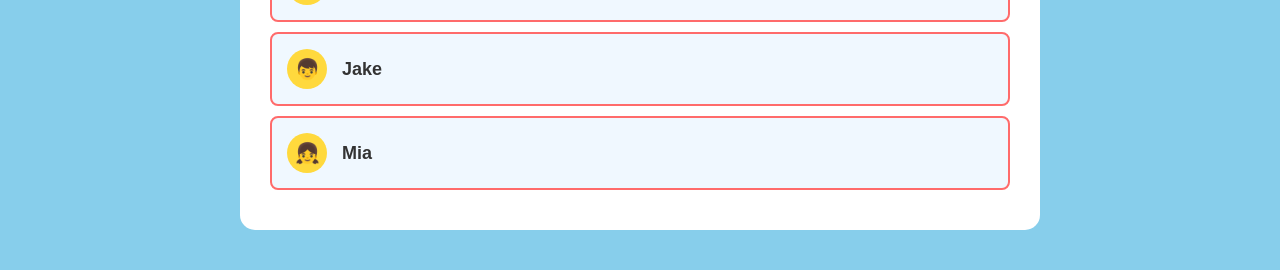
<file: snapshot/personal-page-simplified.html>
<!DOCTYPE html>
<html lang="en">
<head>
  <meta charset="UTF-8">
  <meta name="viewport" content="width=device-width, initial-scale=1.0">
  <title>My Page</title>
</head>
<body style="font-family: Arial, sans-serif; background-color: #87CEEB; margin: 0; padding: 20px;">
  <div style="background-color: #FF6B6B; color: white; text-align: center; padding: 20px; border-radius: 10px; margin-bottom: 20px;">
    <h1 style="font-size: 36px; margin: 0;">🌟 My Page 🌟</h1>
  </div>
  <div style="max-width: 800px; margin: 20px auto; padding: 0 20px;">

    <div style="background-color: white; padding: 30px; border-radius: 15px; text-align: center; margin-bottom: 20px;">
        <div style="width: 120px; height: 120px; background-color: #FFD93D; border-radius: 50%; margin: 0 auto 20px; display: flex; align-items: center; justify-content: center; font-size: 50px; border: 5px solid #FF6B6B;">👧</div>
        <div style="font-size: 32px; font-weight: bold; color: #333; margin-bottom: 10px;">Emma Johnson</div>
        <div style="font-size: 24px; color: #666; margin-bottom: 20px;">10 years old</div>
        <div style="font-size: 20px; color: #555; line-height: 1.5;">
        I love drawing and playing with my friends! 🎨
        </div>
    </div>

    <div style="background-color: white; padding: 30px; border-radius: 15px; margin-bottom: 20px;">
        <div style="font-size: 28px; font-weight: bold; text-align: center; margin-bottom: 20px; color: #333;">📝 My Posts</div>
        
        <div style="background-color: #F0F8FF; padding: 20px; border-radius: 10px; margin-bottom: 20px; border: 3px solid #FF6B6B;">
        <textarea style="width: 95%; height: 80px; border: 2px solid #FF6B6B; border-radius: 8px; padding: 15px; font-size: 18px; margin-bottom: 15px; font-family: Arial, sans-serif;" placeholder="Write something here..."></textarea>
        <button style="background-color: #FF6B6B; color: white; border: none; padding: 15px 30px; border-radius: 8px; font-size: 20px; font-weight: bold; cursor: pointer;">Post</button>
        </div>

        <div style="background-color: #F0F8FF; padding: 20px; border-radius: 10px; margin-bottom: 15px; border: 2px solid #FF6B6B;">
        <div style="font-size: 18px; line-height: 1.5; margin-bottom: 15px; color: #333;">
            I drew a rainbow unicorn today! 🦄🌈 It was so fun!
        </div>
        <div style="color: #666; font-size: 16px; margin-bottom: 15px;">Today</div>
        <button style="background-color: #4CAF50; color: white; border: none; padding: 10px 20px; border-radius: 5px; font-size: 16px; cursor: pointer;">👍 Like</button>
        </div>

        <div style="background-color: #F0F8FF; padding: 20px; border-radius: 10px; margin-bottom: 15px; border: 2px solid #FF6B6B;">
        <div style="font-size: 18px; line-height: 1.5; margin-bottom: 15px; color: #333;">
            I played at the park with Sarah! We had so much fun! 🎪
        </div>
        <div style="color: #666; font-size: 16px; margin-bottom: 15px;">Yesterday</div>
        <button style="background-color: #4CAF50; color: white; border: none; padding: 10px 20px; border-radius: 5px; font-size: 16px; cursor: pointer;">👍 Like</button>
        </div>

        <div style="background-color: #F0F8FF; padding: 20px; border-radius: 10px; margin-bottom: 15px; border: 2px solid #FF6B6B;">
        <div style="font-size: 18px; line-height: 1.5; margin-bottom: 15px; color: #333;">
            I got an A+ on my math test! 🎉
        </div>
        <div style="color: #666; font-size: 16px; margin-bottom: 15px;">3 days ago</div>
        <button style="background-color: #4CAF50; color: white; border: none; padding: 10px 20px; border-radius: 5px; font-size: 16px; cursor: pointer;">👍 Like</button>
        </div>
    </div>

    <div style="background-color: white; padding: 30px; border-radius: 15px;">
        <div style="font-size: 28px; font-weight: bold; text-align: center; margin-bottom: 20px; color: #333;">👥 My Friends</div>
        
        <div style="background-color: #F0F8FF; padding: 15px; border-radius: 8px; margin-bottom: 10px; border: 2px solid #FF6B6B; display: flex; align-items: center;">
        <div style="width: 40px; height: 40px; background-color: #FFD93D; border-radius: 50%; display: flex; align-items: center; justify-content: center; margin-right: 15px; font-size: 20px;">👦</div>
        <div style="font-size: 18px; font-weight: bold; color: #333;">Tommy</div>
        </div>
        
        <div style="background-color: #F0F8FF; padding: 15px; border-radius: 8px; margin-bottom: 10px; border: 2px solid #FF6B6B; display: flex; align-items: center;">
        <div style="width: 40px; height: 40px; background-color: #FFD93D; border-radius: 50%; display: flex; align-items: center; justify-content: center; margin-right: 15px; font-size: 20px;">👧</div>
        <div style="font-size: 18px; font-weight: bold; color: #333;">Sarah</div>
        </div>
        
        <div style="background-color: #F0F8FF; padding: 15px; border-radius: 8px; margin-bottom: 10px; border: 2px solid #FF6B6B; display: flex; align-items: center;">
        <div style="width: 40px; height: 40px; background-color: #FFD93D; border-radius: 50%; display: flex; align-items: center; justify-content: center; margin-right: 15px; font-size: 20px;">👦</div>
        <div style="font-size: 18px; font-weight: bold; color: #333;">Jake</div>
        </div>
        
        <div style="background-color: #F0F8FF; padding: 15px; border-radius: 8px; margin-bottom: 10px; border: 2px solid #FF6B6B; display: flex; align-items: center;">
        <div style="width: 40px; height: 40px; background-color: #FFD93D; border-radius: 50%; display: flex; align-items: center; justify-content: center; margin-right: 15px; font-size: 20px;">👧</div>
        <div style="font-size: 18px; font-weight: bold; color: #333;">Mia</div>
        </div>
    </div>
  </div>
</body>
</html>
</file>
<file: snapshot/whatsapp-clone/whatsapp-clone.css>
* {
    margin: 0;
    padding: 0;
    box-sizing: border-box;
}

body {
    font-family: -apple-system, BlinkMacSystemFont, 'Segoe UI', Roboto, Helvetica, Arial, sans-serif;
    background-color: #111b21;
    color: #e9edef;
    overflow-x: auto;
    overflow-y: hidden;
    height: 100vh;
    min-width: 800px;
}

.whatsapp-container {
    display: flex;
    height: 100vh;
    width: 100%;
    min-width: 800px;
}

/* Left Pane - Chat Interface */
.chat-pane {
    width: 400px;
    background-color: #111b21;
    border-right: 1px solid #374045;
    display: flex;
    flex-direction: column;
    position: relative;
}

/* Top Bar */
.top-bar {
    display: flex;
    align-items: center;
    justify-content: space-between;
    padding: 10px 16px;
    background-color: #202c33;
    border-bottom: 1px solid #374045;
    height: 60px;
}

.profile-section {
    display: flex;
    align-items: center;
}

.profile-pic {
    position: relative;
    width: 40px;
    height: 40px;
    border-radius: 50%;
    overflow: hidden;
    margin-right: 12px;
    background-color: #4c5c6b;
    display: flex;
    align-items: center;
    justify-content: center;
}

.profile-pic i {
    color: #8696a0;
    font-size: 18px;
}

.profile-pic img {
    width: 100%;
    height: 100%;
    object-fit: cover;
}

.logo-section {
    display: flex;
    align-items: center;
    gap: 8px;
    font-size: 16px;
    font-weight: 500;
    color: #e9edef;
    margin-left: 12px;
}

.logo-section i {
    color: #00a884;
    font-size: 20px;
}

.top-actions {
    display: flex;
    gap: 8px;
}

.icon-btn {
    background: none;
    border: none;
    color: #8696a0;
    font-size: 16px;
    padding: 8px;
    border-radius: 4px;
    cursor: pointer;
    transition: background-color 0.2s;
}

.icon-btn:hover {
    background-color: #374045;
}

/* Navigation Sidebar */
.nav-sidebar {
    position: absolute;
    left: 0;
    top: 60px;
    width: 72px;
    height: calc(100vh - 60px);
    background-color: #202c33;
    display: flex;
    flex-direction: column;
    align-items: center;
    padding-top: 20px;
    border-right: 1px solid #374045;
}

.nav-item {
    width: 48px;
    height: 48px;
    border-radius: 8px;
    display: flex;
    align-items: center;
    justify-content: center;
    margin-bottom: 8px;
    cursor: pointer;
    transition: background-color 0.2s;
    color: #8696a0;
    font-size: 18px;
}

.nav-item:hover {
    background-color: #374045;
}

.nav-item.active {
    background-color: #00a884;
    color: white;
}

.nav-item.settings {
    margin-top: auto;
    margin-bottom: 20px;
}

.notification-badge {
    position: absolute;
    top: -2px;
    right: -2px;
    background-color: #00a884;
    color: white;
    border-radius: 50%;
    width: 18px;
    height: 18px;
    font-size: 11px;
    display: flex;
    align-items: center;
    justify-content: center;
    font-weight: bold;
}

/* Main Chat Area */
.chat-main-area {
    flex: 1;
    display: flex;
    flex-direction: column;
    background-color: #111b21;
}

/* Top Bar */
.top-bar {
    display: flex;
    align-items: center;
    justify-content: space-between;
    padding: 10px 16px;
    background-color: #202c33;
    border-bottom: 1px solid #374045;
    height: 60px;
}

.profile-section {
    display: flex;
    align-items: center;
}

.profile-pic {
    position: relative;
    width: 40px;
    height: 40px;
    border-radius: 50%;
    overflow: hidden;
    margin-right: 12px;
    background-color: #4c5c6b;
    display: flex;
    align-items: center;
    justify-content: center;
}

.profile-pic i {
    color: #8696a0;
    font-size: 18px;
}

.profile-pic img {
    width: 100%;
    height: 100%;
    object-fit: cover;
}

.logo-section {
    display: flex;
    align-items: center;
    gap: 8px;
    font-size: 16px;
    font-weight: 500;
    color: #e9edef;
    margin-left: 12px;
}

.logo-section i {
    color: #00a884;
    font-size: 20px;
}

.top-actions {
    display: flex;
    gap: 8px;
}

.icon-btn {
    background: none;
    border: none;
    color: #8696a0;
    font-size: 16px;
    padding: 8px;
    border-radius: 4px;
    cursor: pointer;
    transition: background-color 0.2s;
}

.icon-btn:hover {
    background-color: #374045;
}

/* Search Container */
.search-container {
    padding: 8px 16px 8px 88px;
}

.search-bar {
    background-color: #202c33;
    border-radius: 8px;
    display: flex;
    align-items: center;
    padding: 8px 12px;
    gap: 12px;
    border: 1px solid #374045;
}

.search-bar i {
    color: #8696a0;
    font-size: 16px;
}

.search-bar input {
    background: none;
    border: none;
    color: #e9edef;
    font-size: 15px;
    flex: 1;
    outline: none;
}

.search-bar input::placeholder {
    color: #8696a0;
}

/* Chat Filters */
.chat-filters {
    padding: 8px 16px 8px 88px;
    display: flex;
    gap: 8px;
}

.filter-btn {
    background: none;
    border: none;
    color: #8696a0;
    padding: 6px 12px;
    border-radius: 16px;
    font-size: 13px;
    cursor: pointer;
    transition: all 0.2s;
}

.filter-btn:hover {
    background-color: #374045;
}

.filter-btn.active {
    background-color: #00a884;
    color: white;
}

/* Special Sections */
.special-sections {
    padding: 8px 16px 8px 88px;
    border-bottom: 1px solid #374045;
}

.special-item {
    display: flex;
    align-items: center;
    gap: 12px;
    padding: 8px 0;
    color: #8696a0;
    font-size: 14px;
    cursor: pointer;
}

.special-item:hover {
    color: #e9edef;
}

.special-item .count {
    margin-left: auto;
    background-color: #8696a0;
    color: #202c33;
    border-radius: 50%;
    width: 18px;
    height: 18px;
    display: flex;
    align-items: center;
    justify-content: center;
    font-size: 11px;
    font-weight: bold;
}

/* Chat List */
.chat-list {
    flex: 1;
    overflow-y: auto;
    padding: 0 16px 0 88px;
}

.chat-item {
    display: flex;
    align-items: center;
    padding: 12px 0;
    cursor: pointer;
    transition: background-color 0.2s;
    border-bottom: 1px solid #374045;
}

.chat-item:hover {
    background-color: #202c33;
}

.chat-item.unread {
    background-color: #202c33;
}

.chat-item.active {
    background-color: #202c33;
}

.chat-item.active .chat-name {
    color: #e9edef;
}

.chat-item.active .chat-message {
    color: #e9edef;
}

.chat-avatar {
    position: relative;
    width: 49px;
    height: 49px;
    border-radius: 50%;
    background-color: #4c5c6b;
    display: flex;
    align-items: center;
    justify-content: center;
    margin-right: 15px;
    color: #8696a0;
    font-size: 20px;
}

.chat-avatar i {
    color: #8696a0;
    font-size: 20px;
}

.chat-avatar img {
    width: 100%;
    height: 100%;
    border-radius: 50%;
    object-fit: cover;
}

.chat-content {
    flex: 1;
    min-width: 0;
}

.chat-header {
    display: flex;
    justify-content: space-between;
    align-items: center;
    margin-bottom: 4px;
}

.chat-name {
    font-weight: 500;
    font-size: 16px;
    color: #e9edef;
    white-space: nowrap;
    overflow: hidden;
    text-overflow: ellipsis;
}

.chat-time {
    font-size: 12px;
    color: #8696a0;
    white-space: nowrap;
}

.chat-message {
    display: flex;
    align-items: center;
    gap: 8px;
    color: #8696a0;
    font-size: 14px;
}

.chat-message span {
    flex: 1;
    white-space: nowrap;
    overflow: hidden;
    text-overflow: ellipsis;
}

.pin-icon {
    color: #8696a0;
    font-size: 12px;
}



/* Right Pane - Chat Screen or Promotional Content */
.right-pane {
    flex: 1;
    background-color: #111b21;
    display: flex;
    flex-direction: column;
    position: relative;
}

/* Chat Screen */
.chat-screen {
    display: flex;
    flex-direction: column;
    height: 100vh;
    background-color: #111b21;
    background-image: url("data:image/svg+xml,%3Csvg width='60' height='60' viewBox='0 0 60 60' xmlns='http://www.w3.org/2000/svg'%3E%3Cg fill='none' fill-rule='evenodd'%3E%3Cg fill='%23202c33' fill-opacity='0.1'%3E%3Cpath d='M30 30c0-11.046-8.954-20-20-20s-20 8.954-20 20 8.954 20 20 20 20-8.954 20-20zm0 0c0 11.046 8.954 20 20 20s20-8.954 20-20-8.954-20-20-20-20 8.954-20 20z'/%3E%3C/g%3E%3C/g%3E%3C/svg%3E");
}

/* Chat Header */
.chat-screen .chat-header {
    display: flex;
    align-items: center;
    justify-content: space-between;
    padding: 10px 16px;
    background-color: #202c33;
    border-bottom: 1px solid #374045;
    height: 60px;
}

.chat-info {
    display: flex;
    align-items: center;
    gap: 12px;
}

.chat-details {
    display: flex;
    flex-direction: column;
}

.chat-screen .chat-name {
    font-weight: 500;
    font-size: 16px;
    color: #e9edef;
    margin: 0;
}

.chat-status {
    font-size: 13px;
    color: #8696a0;
}

.chat-actions {
    display: flex;
    gap: 8px;
}

/* Chat Messages */
.chat-messages {
    flex: 1;
    overflow-y: auto;
    padding: 20px;
    display: flex;
    flex-direction: column;
    gap: 8px;
}

/* Better spacing for message dates */
.message-date {
    text-align: center;
    color: #8696a0;
    font-size: 12px;
    margin: 16px 0;
    position: relative;
    background-color: #111b21;
    padding: 4px 12px;
    border-radius: 12px;
    display: inline-block;
    align-self: center;
    border: 1px solid #374045;
}

.message-date::before {
    content: '';
    position: absolute;
    top: 50%;
    left: 0;
    right: 0;
    height: 1px;
    background-color: #374045;
    z-index: 1;
}

.message-date span {
    background-color: #111b21;
    padding: 0 12px;
    position: relative;
    z-index: 2;
}

.message {
    display: flex;
    margin-bottom: 8px;
}

.message.received {
    justify-content: flex-start;
}

.message.sent {
    justify-content: flex-end;
}

/* Message Bubbles Enhancement */
.message-content {
    max-width: 65%;
    position: relative;
    box-shadow: 0 1px 2px rgba(0, 0, 0, 0.1);
}

.message.received .message-content {
    background-color: #202c33;
    border-radius: 8px 8px 8px 0;
    padding: 8px 12px;
    color: #e9edef;
    border: 1px solid #374045;
}

.message.sent .message-content {
    background-color: #005c4b;
    border-radius: 8px 8px 0 8px;
    padding: 8px 12px;
    color: #e9edef;
    border: 1px solid #004d3f;
}

/* Enhanced message text styling */
.message-text {
    font-size: 14px;
    line-height: 1.4;
    word-wrap: break-word;
    white-space: pre-wrap;
}

.message-text strong {
    color: #00a884;
    font-weight: 600;
}

.read-more {
    color: #00a884;
    cursor: pointer;
    font-size: 13px;
    text-decoration: underline;
}

.read-more:hover {
    color: #008f72;
}

.message-time {
    font-size: 11px;
    color: #8696a0;
    margin-top: 4px;
    text-align: right;
}

.message.sent .message-time {
    text-align: right;
}

.message.received .message-time {
    text-align: left;
}

/* Message Input */
.message-input {
    display: flex;
    align-items: center;
    gap: 8px;
    padding: 10px 16px;
    background-color: #202c33;
    border-top: 1px solid #374045;
}

/* Enhanced Input Styling */
.input-container {
    flex: 1;
    display: flex;
    align-items: center;
    background-color: #2a3942;
    border-radius: 8px;
    padding: 8px 12px;
    gap: 8px;
    border: 1px solid #374045;
    transition: border-color 0.2s;
}

.input-container:focus-within {
    border-color: #00a884;
}

.input-container input {
    flex: 1;
    background: none;
    border: none;
    color: #e9edef;
    font-size: 15px;
    outline: none;
}

.input-container input::placeholder {
    color: #8696a0;
}

/* Promotional Content */
.promo-pane {
    flex: 1;
    background-color: #111b21;
    display: flex;
    align-items: center;
    justify-content: center;
    padding: 40px;
}

.promo-content {
    text-align: center;
    max-width: 500px;
}

.laptop-container {
    margin-bottom: 40px;
}

.laptop {
    width: 300px;
    height: 200px;
    margin: 0 auto;
    position: relative;
}

.laptop::before {
    content: '';
    position: absolute;
    bottom: -10px;
    left: 50%;
    transform: translateX(-50%);
    width: 320px;
    height: 20px;
    background: linear-gradient(45deg, #c0c0c0, #e0e0e0);
    border-radius: 10px;
    box-shadow: 0 4px 8px rgba(0,0,0,0.3);
}

.laptop-screen {
    width: 100%;
    height: 100%;
    background: #000;
    border-radius: 8px;
    position: relative;
    overflow: hidden;
    box-shadow: 0 8px 16px rgba(0,0,0,0.3);
}

.video-call-grid {
    display: grid;
    grid-template-columns: repeat(3, 1fr);
    grid-template-rows: repeat(3, 1fr);
    gap: 2px;
    height: 100%;
    padding: 8px;
}

.participant {
    background: linear-gradient(45deg, #4a90e2, #7b68ee);
    border-radius: 4px;
    position: relative;
}

.participant::before {
    content: '';
    position: absolute;
    top: 50%;
    left: 50%;
    transform: translate(-50%, -50%);
    width: 20px;
    height: 20px;
    background: rgba(255,255,255,0.3);
    border-radius: 50%;
}

.whatsapp-overlay {
    position: absolute;
    bottom: 15px;
    right: 15px;
    width: 40px;
    height: 40px;
    background-color: #00a884;
    border-radius: 50%;
    display: flex;
    align-items: center;
    justify-content: center;
    color: white;
    font-size: 20px;
    box-shadow: 0 4px 8px rgba(0,0,0,0.3);
}

.promo-text h1 {
    font-size: 32px;
    font-weight: 600;
    margin-bottom: 16px;
    color: #e9edef;
}

.promo-text p {
    font-size: 16px;
    color: #8696a0;
    margin-bottom: 32px;
    line-height: 1.5;
}

.cta-button {
    background-color: #00a884;
    color: white;
    border: none;
    padding: 16px 32px;
    border-radius: 24px;
    font-size: 16px;
    font-weight: 600;
    cursor: pointer;
    display: flex;
    align-items: center;
    gap: 8px;
    margin: 0 auto 32px;
    transition: background-color 0.2s;
    box-shadow: 0 4px 12px rgba(0, 168, 132, 0.3);
}

.cta-button:hover {
    background-color: #008f72;
}

.cta-button i {
    font-size: 18px;
}

.footer-text {
    display: flex;
    align-items: center;
    justify-content: center;
    gap: 8px;
    color: #8696a0;
    font-size: 14px;
}

.footer-text i {
    font-size: 12px;
}

/* Scrollbar Styling */
.chat-list::-webkit-scrollbar {
    width: 6px;
}

.chat-list::-webkit-scrollbar-track {
    background: transparent;
}

.chat-list::-webkit-scrollbar-thumb {
    background: #374045;
    border-radius: 3px;
}

.chat-list::-webkit-scrollbar-thumb:hover {
    background: #4a5c65;
}

/* Scrollbar for chat messages */
.chat-messages::-webkit-scrollbar {
    width: 6px;
}

.chat-messages::-webkit-scrollbar-track {
    background: transparent;
}

.chat-messages::-webkit-scrollbar-thumb {
    background: #374045;
    border-radius: 3px;
}

.chat-messages::-webkit-scrollbar-thumb:hover {
    background: #4a5c65;
}

/* Responsive Design */
@media (max-width: 768px) {
    body {
        overflow-x: auto;
        overflow-y: hidden;
    }
    
    .whatsapp-container {
        min-width: 800px;
        width: 800px;
    }
    
    .chat-pane {
        min-width: 400px;
        flex-shrink: 0;
    }
    
    .right-pane {
        min-width: 400px;
        flex-shrink: 0;
    }
    
    .promo-pane {
        padding: 20px;
    }
    
    .laptop {
        width: 200px;
        height: 130px;
    }
    
    .laptop::before {
        width: 220px;
    }
    
    .promo-text h1 {
        font-size: 24px;
    }
    
    .promo-text p {
        font-size: 14px;
    }
} 

/* Animation for chat transitions */
.chat-screen {
    animation: fadeIn 0.3s ease-in-out;
}

@keyframes fadeIn {
    from {
        opacity: 0;
        transform: translateX(20px);
    }
    to {
        opacity: 1;
        transform: translateX(0);
    }
} 

/* Profile pic placeholder */
.profile-pic-placeholder {
    width: 40px;
    height: 40px;
    margin-right: 12px;
} 

/* Chat screen avatar styling */
.chat-screen .chat-avatar {
    width: 40px;
    height: 40px;
    border-radius: 50%;
    overflow: hidden;
    background-color: #4c5c6b;
    display: flex;
    align-items: center;
    justify-content: center;
    cursor: pointer;
    transition: background-color 0.2s ease;
}

.chat-screen .chat-avatar:hover {
    background-color: #5a6b7a;
}

.chat-screen .chat-avatar i {
    color: #8696a0;
    font-size: 18px;
}

.chat-screen .chat-avatar img {
    width: 100%;
    height: 100%;
    object-fit: cover;
} 

/* Modal Styles */
.modal {
    display: none;
    position: fixed;
    z-index: 1000;
    left: 0;
    top: 0;
    width: 100%;
    height: 100%;
    background-color: rgba(0, 0, 0, 0.5);
    align-items: center;
    justify-content: center;
}

.modal-content {
    background-color: #202c33;
    border: 1px solid #374045;
    border-radius: 8px;
    width: 90%;
    max-width: 500px;
    max-height: 80vh;
    overflow-y: auto;
}

.modal-header {
    display: flex;
    justify-content: space-between;
    align-items: center;
    padding: 20px;
    border-bottom: 1px solid #374045;
}

.modal-header h2 {
    color: #e9edef;
    margin: 0;
    font-size: 18px;
}

.close-btn {
    background: none;
    border: none;
    color: #8696a0;
    font-size: 24px;
    cursor: pointer;
    padding: 0;
    width: 30px;
    height: 30px;
    display: flex;
    align-items: center;
    justify-content: center;
    border-radius: 4px;
    transition: background-color 0.2s;
}

.close-btn:hover {
    background-color: #374045;
    color: #e9edef;
}

.modal-body {
    padding: 20px;
}

.form-group {
    margin-bottom: 20px;
}

.form-group label {
    display: block;
    color: #e9edef;
    margin-bottom: 8px;
    font-weight: 500;
}

.form-group input,
.form-group textarea {
    width: 100%;
    padding: 12px;
    border: 1px solid #374045;
    border-radius: 6px;
    background-color: #2a3942;
    color: #e9edef;
    font-size: 14px;
    box-sizing: border-box;
}

.form-group input:focus,
.form-group textarea:focus {
    outline: none;
    border-color: #00a884;
}

.form-group textarea {
    resize: vertical;
    min-height: 80px;
}

.form-group input::placeholder,
.form-group textarea::placeholder {
    color: #8696a0;
}

.form-help {
    display: block;
    color: #8696a0;
    font-size: 12px;
    margin-top: 4px;
    font-style: italic;
}

.form-actions {
    display: flex;
    gap: 12px;
    justify-content: flex-end;
    margin-top: 24px;
}

.btn-primary,
.btn-secondary {
    padding: 10px 20px;
    border: none;
    border-radius: 6px;
    font-size: 14px;
    font-weight: 500;
    cursor: pointer;
    transition: background-color 0.2s;
}

.btn-primary {
    background-color: #00a884;
    color: white;
}

.btn-primary:hover {
    background-color: #008f72;
}

.btn-secondary {
    background-color: #374045;
    color: #e9edef;
}

.btn-secondary:hover {
    background-color: #4a5c65;
}

/* Empty chat state */
.empty-chat {
    display: flex;
    align-items: center;
    justify-content: center;
    height: 100%;
    color: #8696a0;
    font-size: 16px;
    text-align: center;
    padding: 40px;
}
</file>
